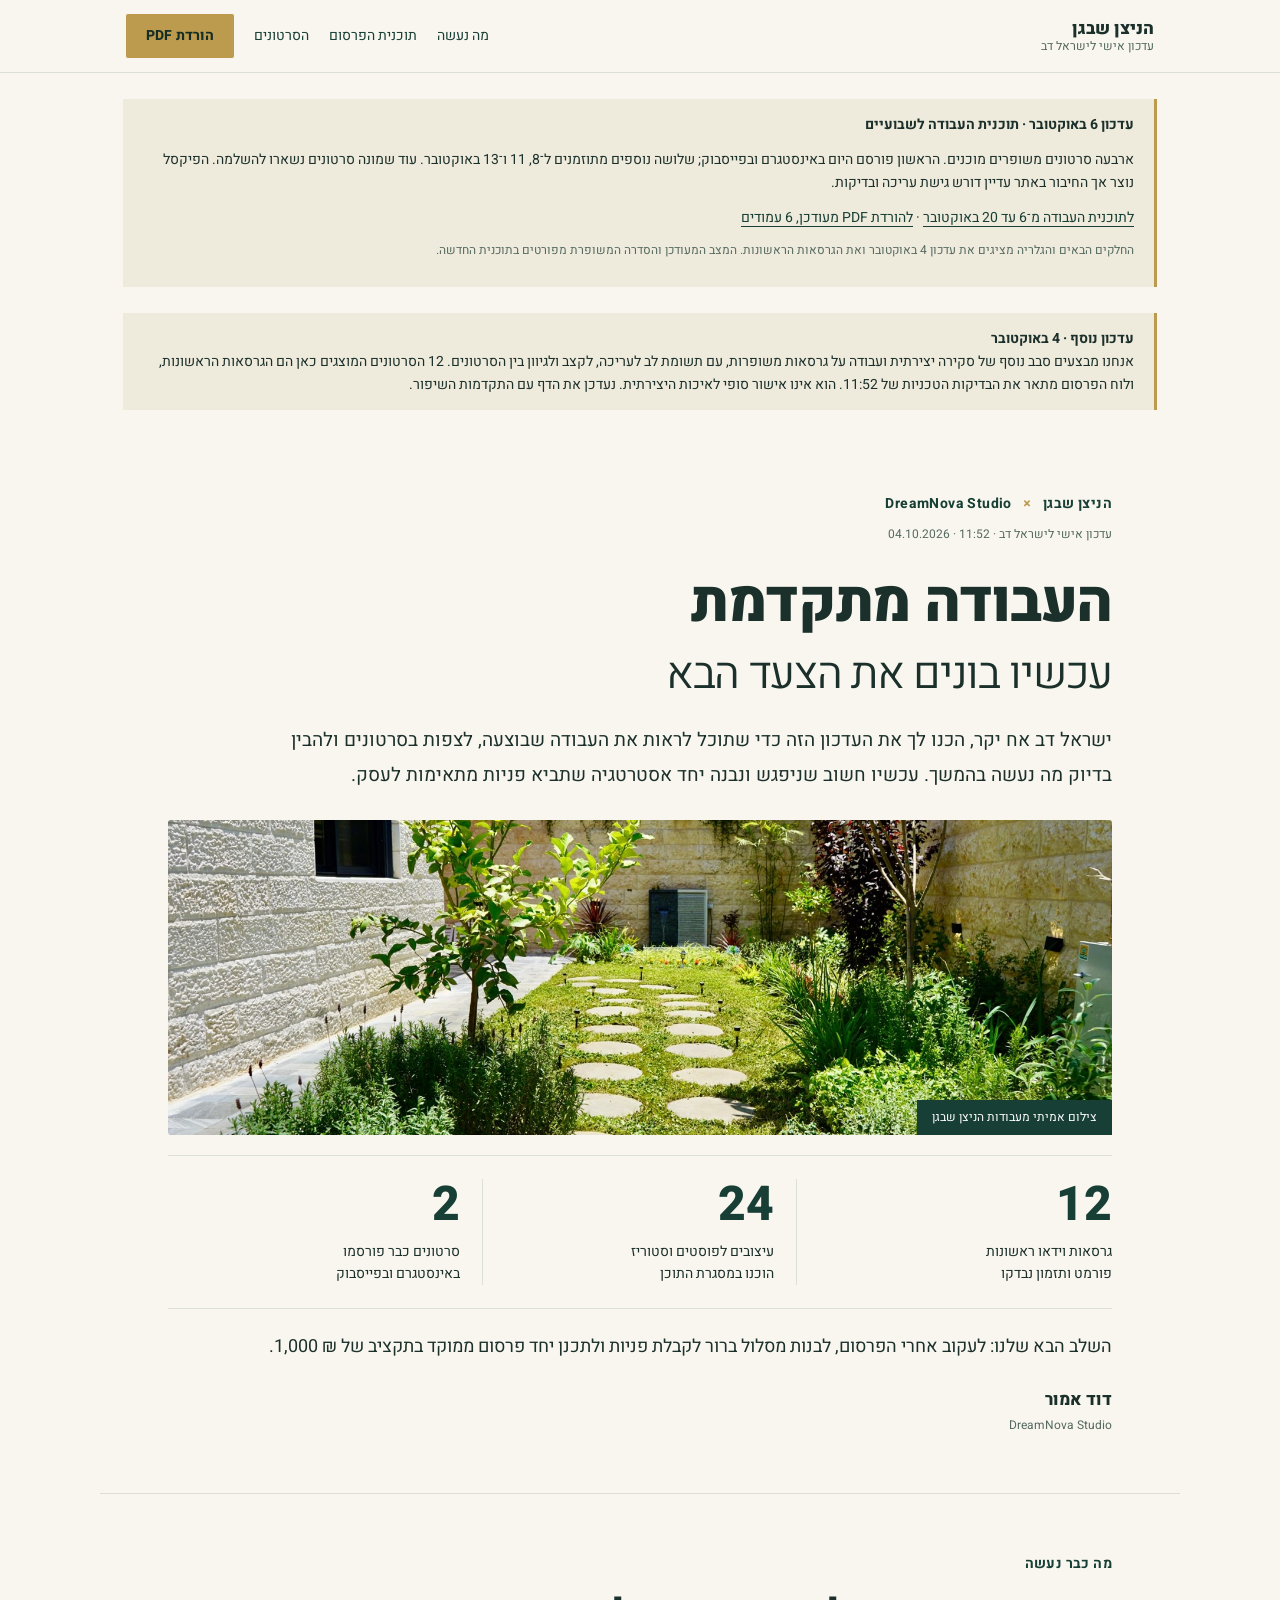
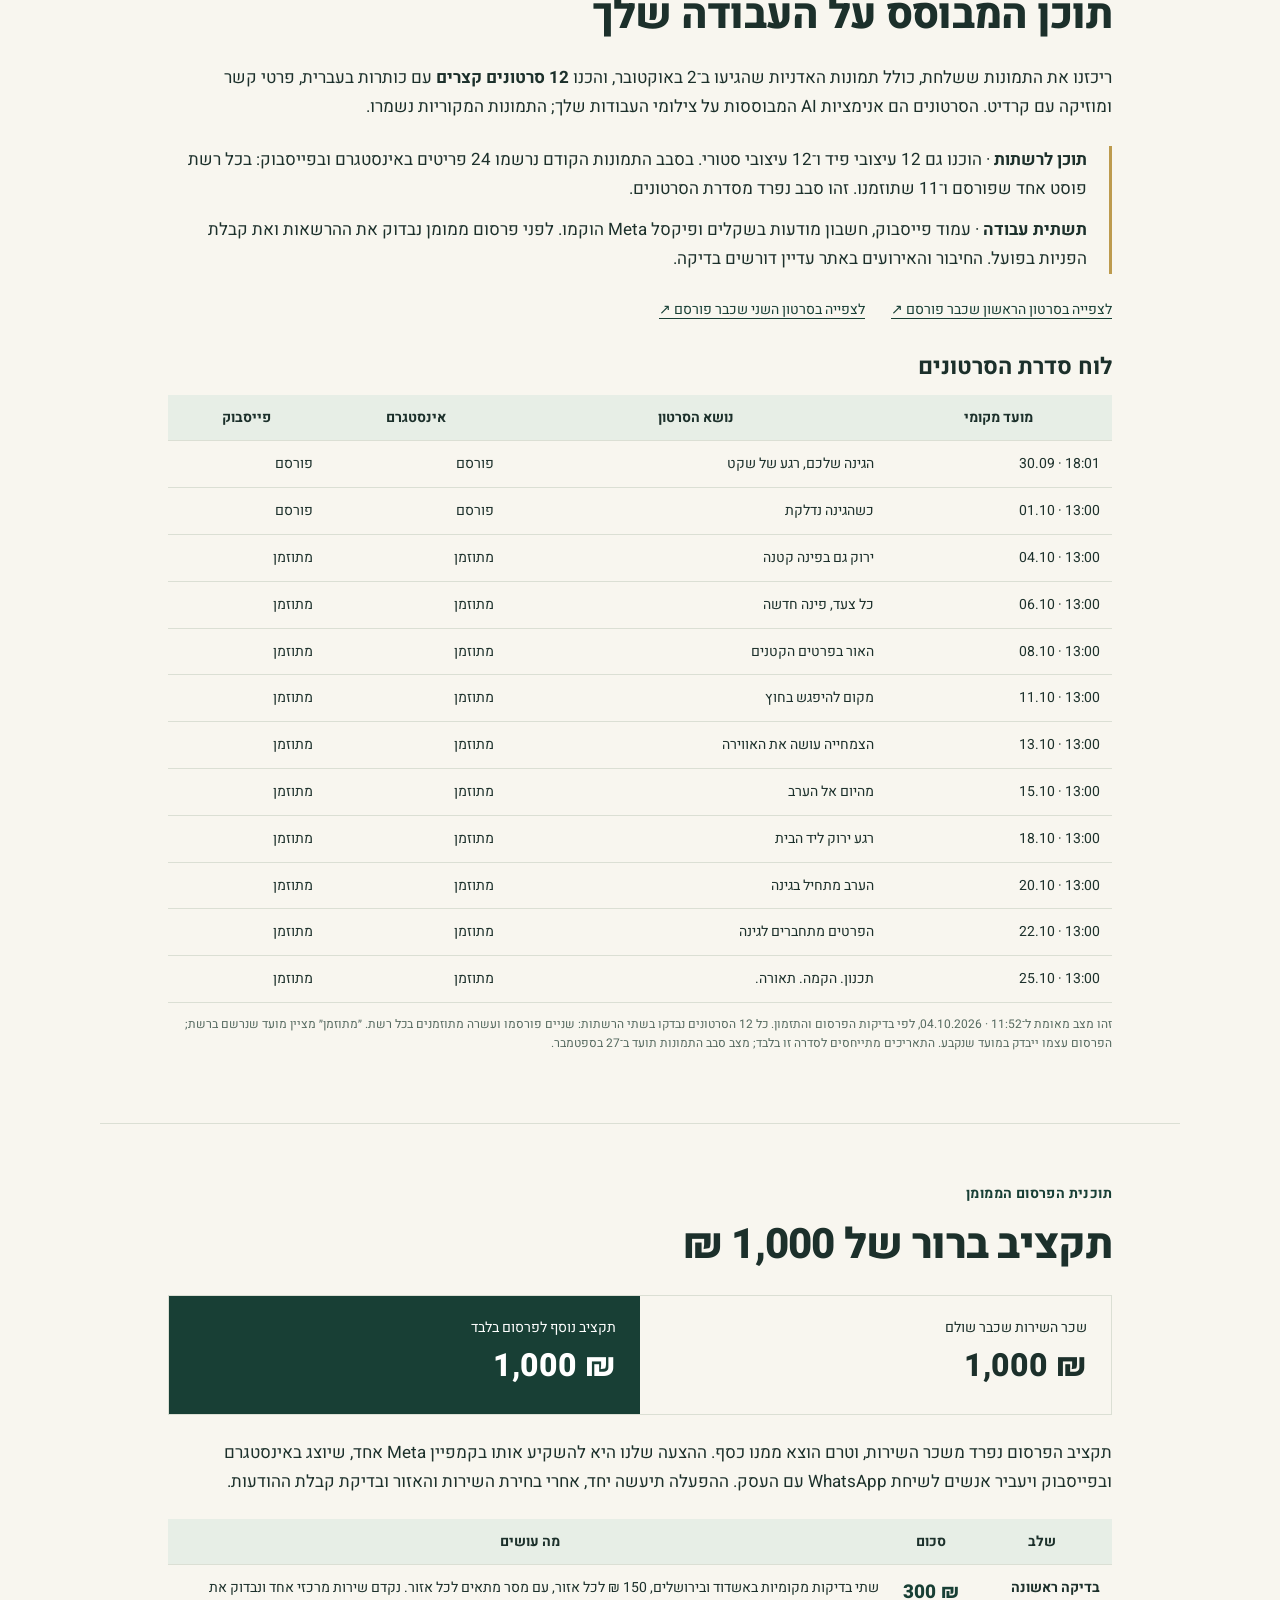
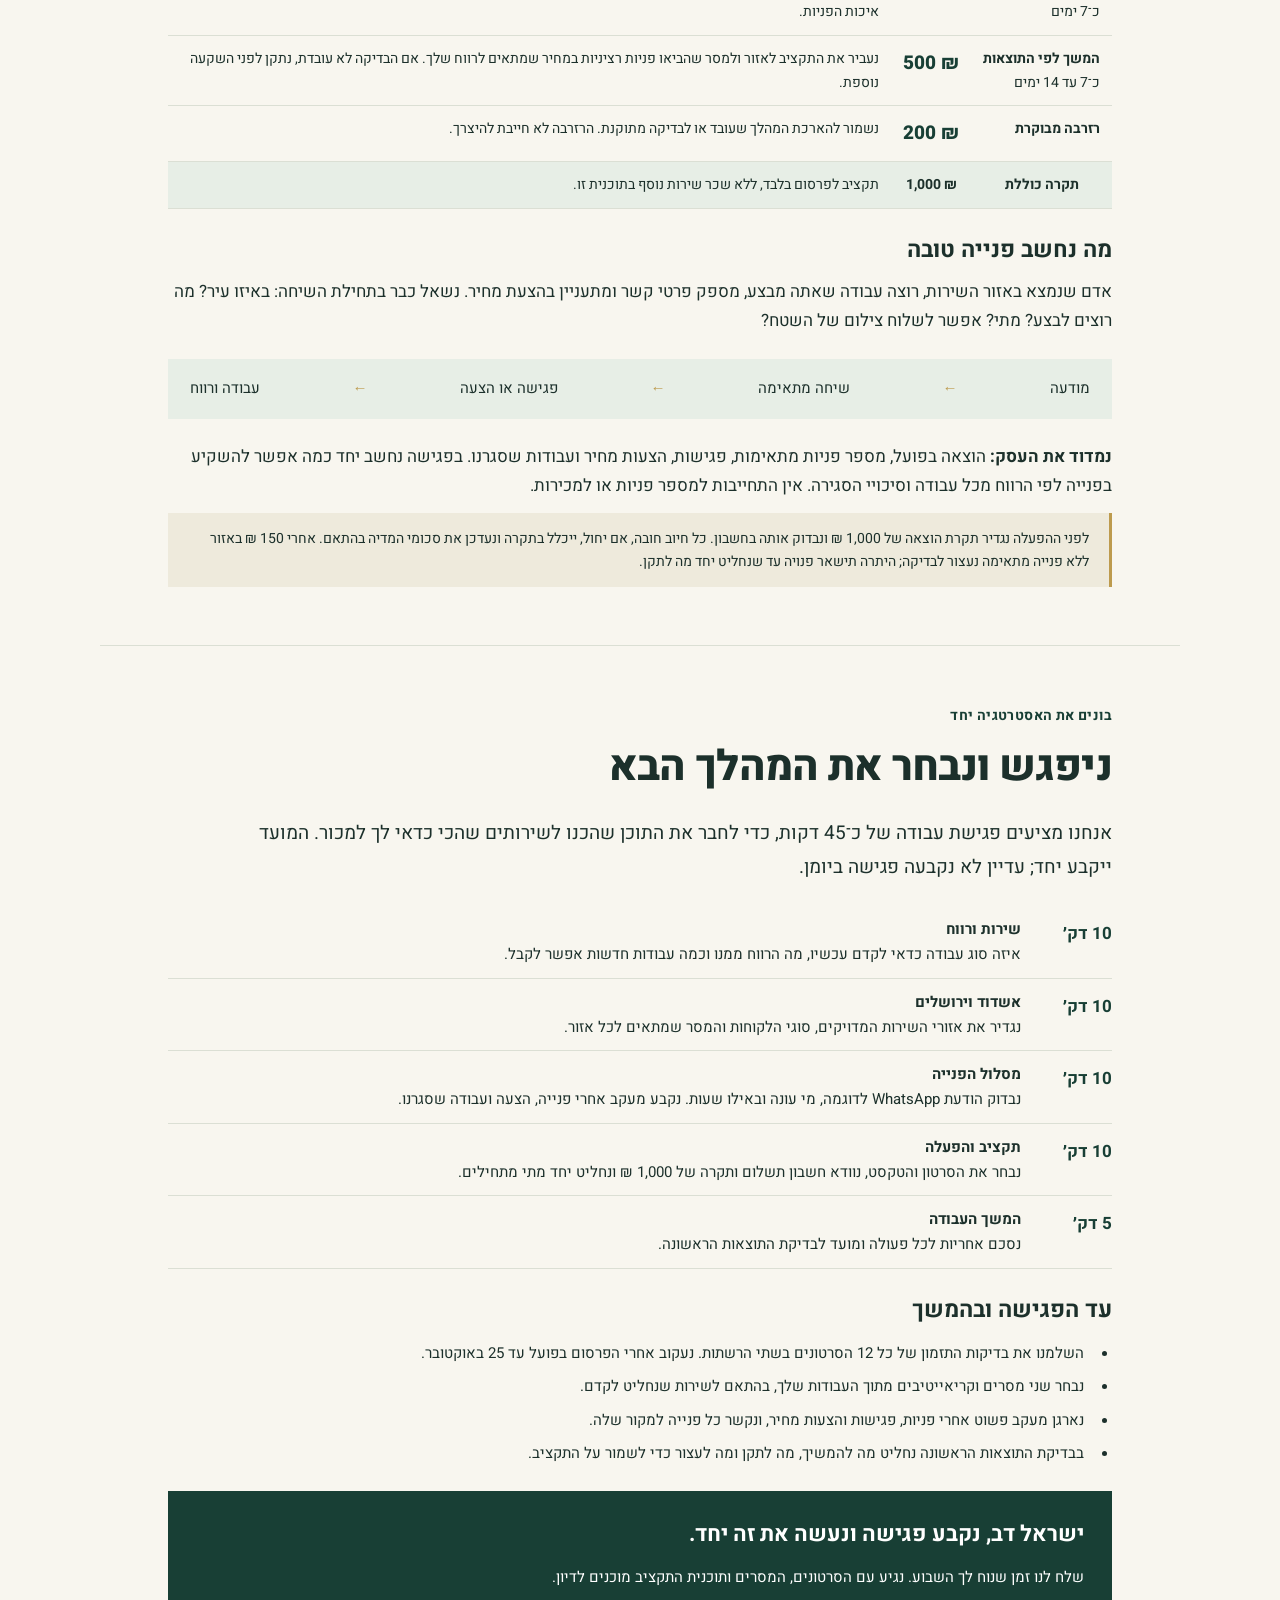
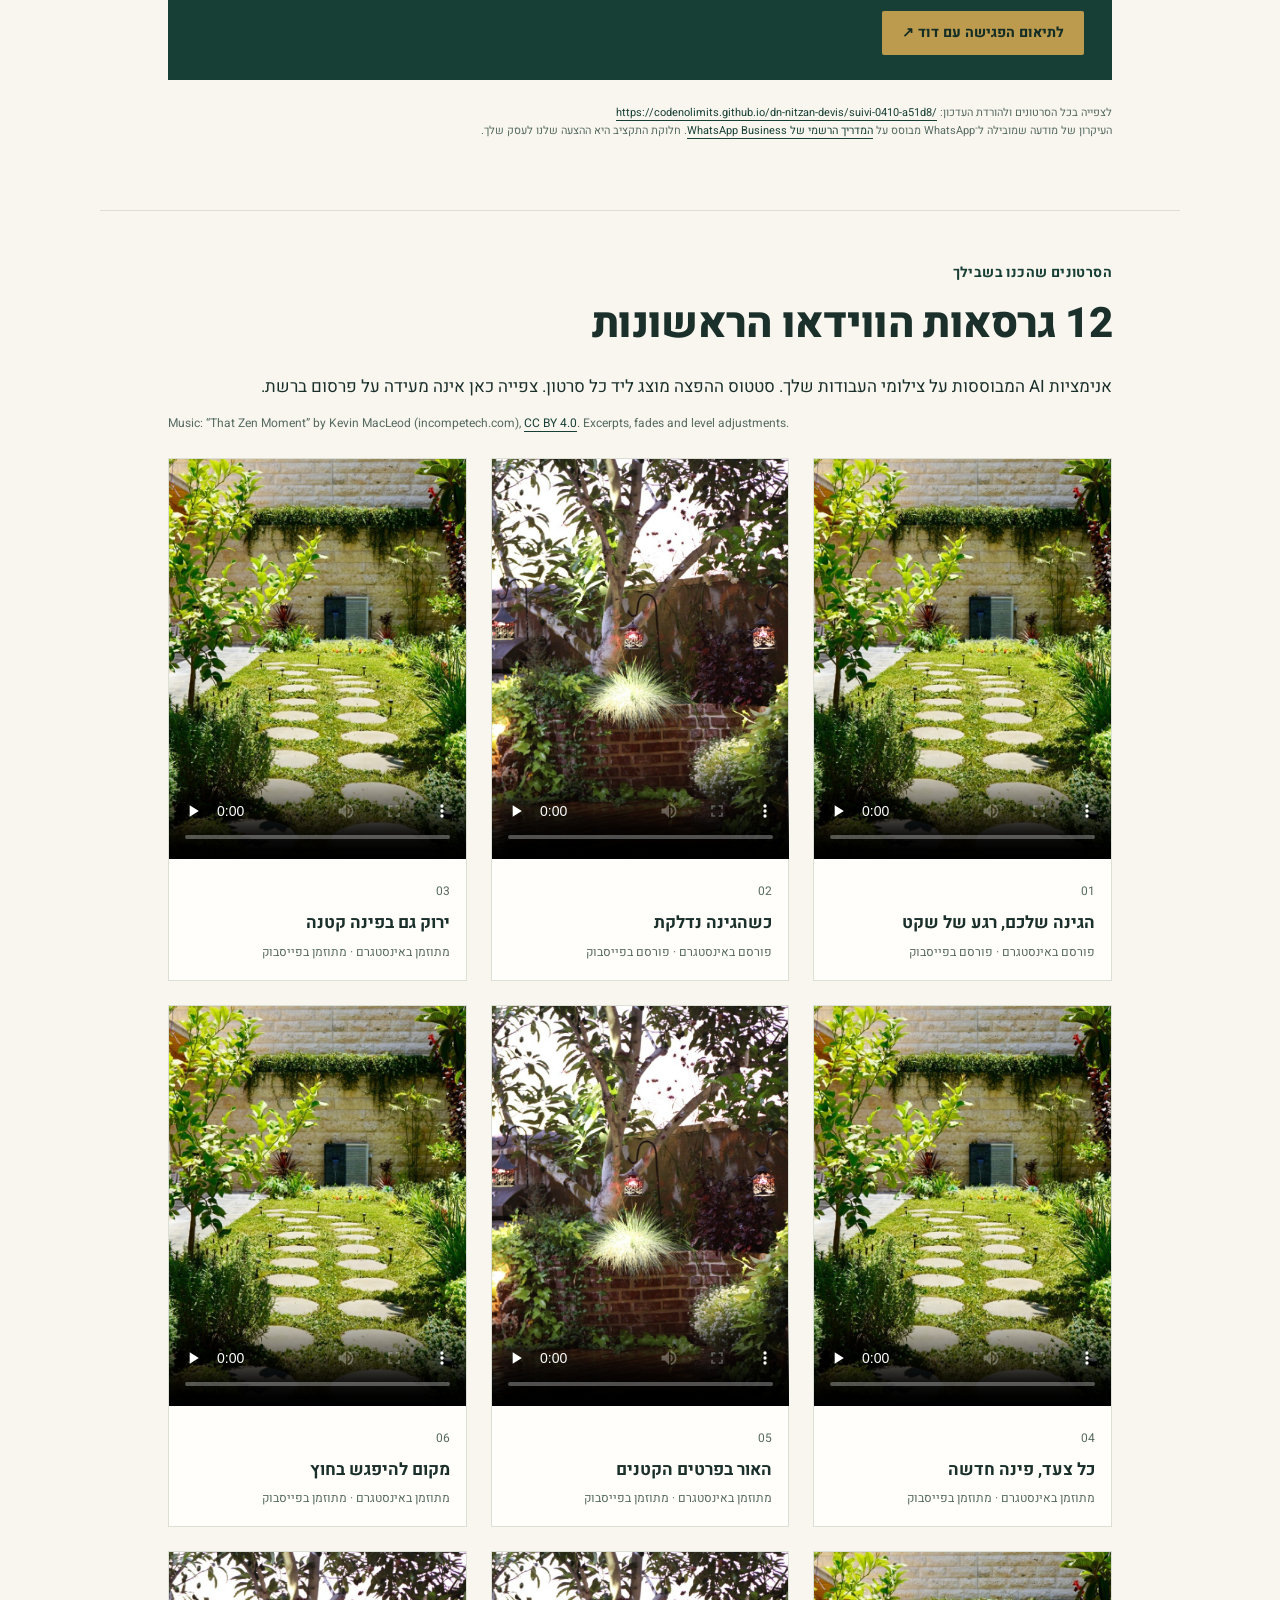
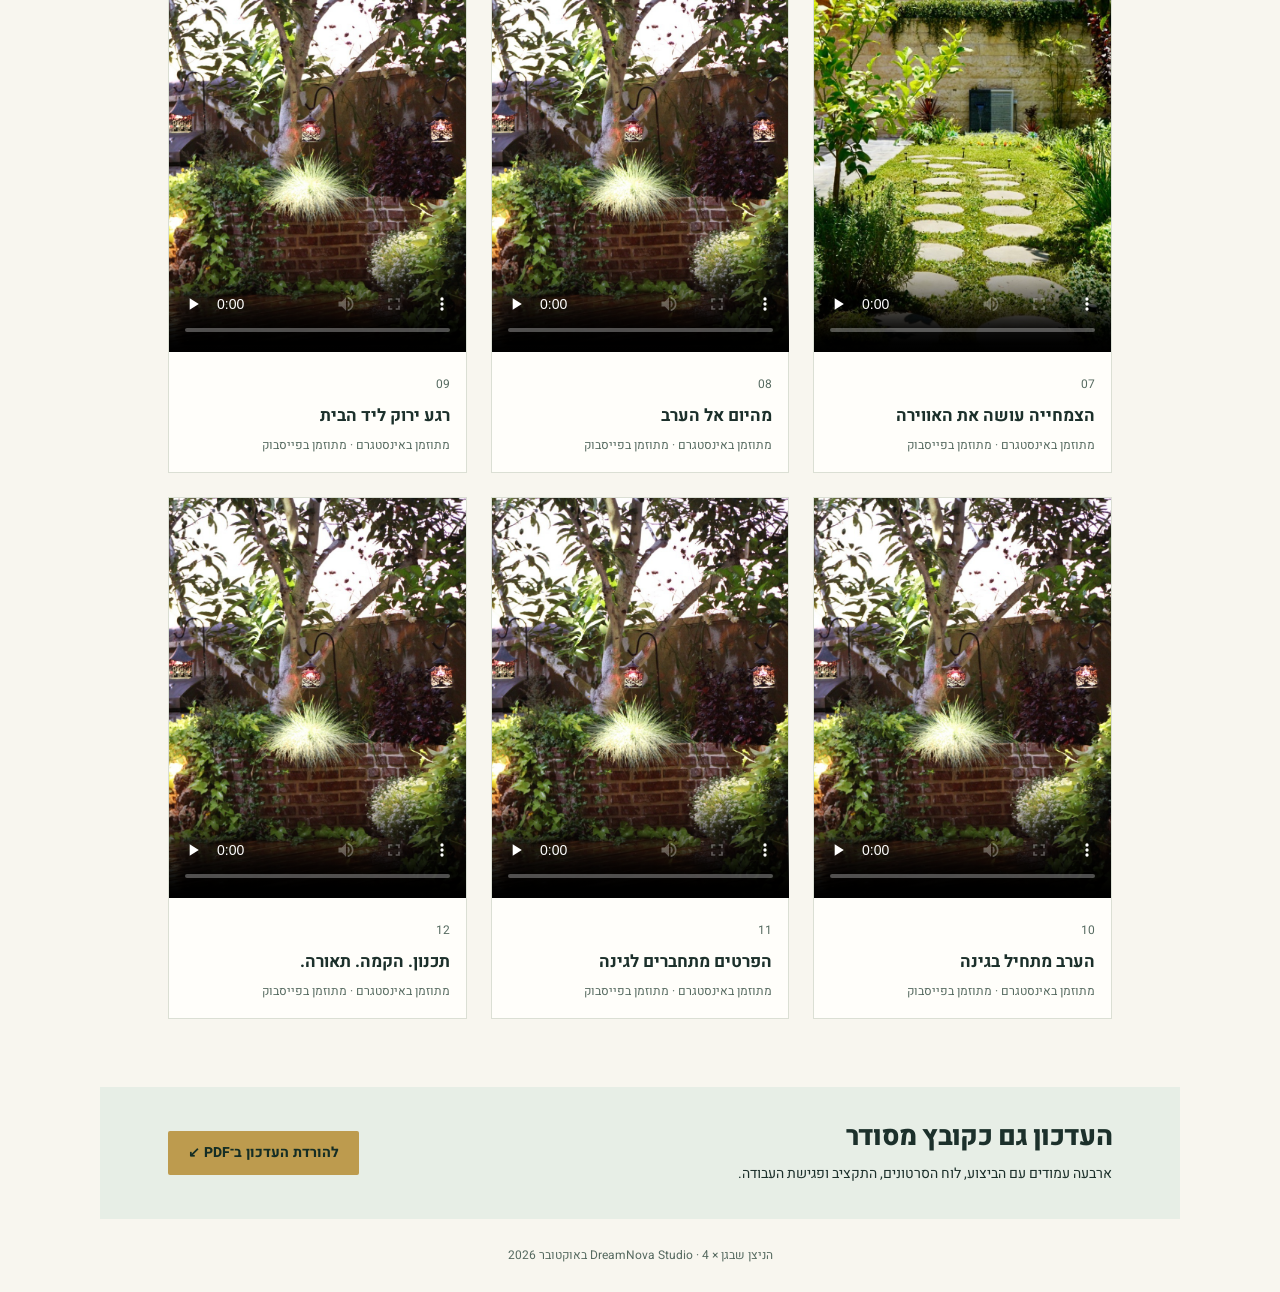
<file: suivi-0410-a51d8/index.html>
<!doctype html><html lang="he" dir="rtl"><head><meta charset="utf-8"><meta name="viewport" content="width=device-width,initial-scale=1"><meta name="robots" content="noindex,nofollow"><title>ישראל דב הניצן שבגן עדכון עבודה ותוכנית פרסום</title><meta name="description" content="עדכון אישי לישראל דב עם הסרטונים שהכנו ותוכנית לפרסום בתקציב 1000 שקלים"><link rel="icon" href="data:image/svg+xml,%3Csvg xmlns='http://www.w3.org/2000/svg' viewBox='0 0 32 32'%3E%3Crect width='32' height='32' rx='5' fill='%23183f35'/%3E%3Cpath d='M9 24C8 10 16 7 25 7C25 19 18 24 9 24Z' fill='%23bd9b4e'/%3E%3C/svg%3E"><style>
@font-face{font-family:Heebo;src:url('assets/heebo-hebrew-wght-normal.woff2') format('woff2');font-weight:100 900;unicode-range:U+0590-05FF,U+200C-2010,U+20AA,U+25CC, U+FB1D-FB4F}
@font-face{font-family:Heebo;src:url('assets/heebo-latin-wght-normal.woff2') format('woff2');font-weight:100 900;unicode-range:U+0000-058F,U+2000-20FF}
:root{--forest:#183f35;--ink:#1c302b;--cream:#f8f6ef;--paper:#fffefa;--muted:#566a60;--gold:#bd9b4e;--line:#dbdfd4}
*{box-sizing:border-box}html{scroll-behavior:smooth;scroll-padding-top:76px}body{margin:0;background:var(--cream);color:var(--ink);font-family:Heebo,sans-serif;font-size:17px;line-height:1.7}a{color:var(--forest);text-underline-offset:4px}button,a,input{touch-action:manipulation}a:focus-visible,video:focus-visible{outline:3px solid var(--gold);outline-offset:5px}bdi{direction:ltr;unicode-bidi:isolate}.top{position:sticky;top:0;z-index:5;background:rgba(248,246,239,.97);border-bottom:1px solid var(--line)}.top-inner{max-width:1080px;margin:auto;padding:14px 26px;display:flex;justify-content:space-between;align-items:center;gap:15px}.brand{font-weight:850;line-height:1.2}.brand small{display:block;font-weight:400;color:var(--muted);font-size:12px}.top nav{display:flex;gap:20px;align-items:center;font-size:14px}.top a{text-decoration:none}main{max-width:1080px;margin:auto}.sheet{padding:58px 68px;position:relative;border-bottom:1px solid var(--line)}.eyebrow{font-size:14px;font-weight:700;letter-spacing:.4px;color:var(--forest)}.eyebrow span{margin:0 8px;color:var(--gold)}.date{font-size:12px;color:var(--muted);margin-top:8px}h1{font-size:58px;line-height:1.15;letter-spacing:-1.3px;font-weight:850;margin:26px 0 20px}h1 em{font-size:.76em;font-style:normal;font-weight:350}h2{font-size:42px;line-height:1.2;letter-spacing:-.7px;margin:14px 0 24px;font-weight:800}h3{font-size:23px;line-height:1.35;margin:26px 0 12px}p{margin:12px 0}.intro{font-size:19px;line-height:1.8;max-width:860px}.hero{margin:28px 0 20px;position:relative}.hero img{display:block;width:100%;height:315px;object-fit:cover;object-position:center 52%;border-radius:3px}.hero figcaption{position:absolute;bottom:0;inset-inline-start:0;background:var(--forest);color:#fff;padding:7px 15px;font-size:12px}.metrics{display:grid;grid-template-columns:repeat(3,1fr);padding:23px 0;border-top:1px solid var(--line);border-bottom:1px solid var(--line)}.metrics div{padding:0 22px;border-inline-start:1px solid var(--line)}.metrics div:first-child{border:0;padding-inline-start:0}.metrics strong{display:block;font-size:48px;line-height:1.1;color:var(--forest);font-weight:800}.metrics span{display:block;font-size:14px;line-height:1.6;margin-top:9px}.lead-message{font-size:18px;margin:23px 0}.signature{font-size:17px;font-weight:800}.signature span{display:block;font-size:12px;color:var(--muted);font-weight:400}.done-list{border-inline-start:3px solid var(--gold);padding-inline-start:22px;margin:24px 0}.proof-links{display:flex;flex-wrap:wrap;gap:12px 26px;font-size:14px}.calendar-title{margin-top:30px}.table-wrap{overflow-x:auto}table{width:100%;border-collapse:collapse;font-size:14px;text-align:start}thead{background:#e7eee6}th,td{padding:11px 12px;border-bottom:1px solid var(--line);vertical-align:top}th{font-weight:700}td:first-child{white-space:nowrap}.caption{font-size:12px;color:var(--muted);line-height:1.6}.budget-facts{display:grid;grid-template-columns:1fr 1fr;gap:0;border:1px solid var(--line);margin:24px 0}.budget-facts div{padding:20px 24px}.budget-facts div+div{background:var(--forest);color:#fff}.budget-facts span{display:block;font-size:14px}.budget-facts strong{display:block;font-size:32px;font-weight:800}.budget-table{margin:22px 0}.budget-table td:nth-child(2){font-weight:800;font-size:19px;white-space:nowrap;color:var(--forest)}.budget-table tfoot{background:#e7eee6}.flow{display:flex;gap:9px;align-items:center;justify-content:space-between;margin:24px 0;padding:17px 22px;background:#e7eee6;font-size:15px;flex-wrap:wrap}.flow b{color:var(--gold)}.notice{border-inline-start:3px solid var(--gold);padding:14px 20px;background:#eeeadc;font-size:14px;line-height:1.65}.agenda{margin:22px 0}.agenda>div{display:grid;grid-template-columns:75px 1fr;border-bottom:1px solid var(--line);padding:11px 0;gap:16px}.agenda>div>b{color:var(--forest);padding-top:3px}.agenda p{margin:0;font-size:15px;line-height:1.65}.next{padding-inline-start:22px;font-size:15px}.next li{padding-inline-start:6px;margin:8px 0}.meeting-box{margin:24px 0;background:var(--forest);color:#fff;padding:25px 28px}.meeting-box strong{font-size:22px}.meeting-box p{font-size:15px;margin-bottom:20px}.button{display:inline-flex;align-items:center;justify-content:center;min-height:44px;padding:9px 20px;background:var(--gold);color:#152e25;text-decoration:none;border-radius:2px;font-weight:750;font-size:14px}.sources{font-size:11px;line-height:1.65;color:var(--muted);word-break:break-word}.page-foot{display:none}.gallery{padding:50px 68px 68px}.gallery header{margin-bottom:25px}.gallery-grid{display:grid;grid-template-columns:repeat(3,1fr);gap:24px}.film{background:var(--paper);border:1px solid var(--line)}.film video{display:block;width:100%;aspect-ratio:9/16;max-height:400px;object-fit:cover;background:#112c24}.film>div{padding:17px 16px}.film h3{font-size:17px;margin:7px 0}.film p{font-size:12px;color:var(--muted);margin:0}.film-no{font-size:12px;color:var(--muted)}.download{padding:34px 68px;background:#e7eee6;display:flex;justify-content:space-between;align-items:center;gap:20px}.download h2{font-size:27px;margin:0 0 8px}.download p{font-size:14px;margin:0}.site-footer{padding:26px;text-align:center;font-size:12px;color:var(--muted)}
@media(max-width:700px){body{font-size:16px}.top-inner{padding:13px 20px}.top nav a:not(.button){display:none}.top nav{gap:0}.top .button{font-size:12px;padding:7px 12px}.sheet,.gallery{padding:37px 23px}h1{font-size:40px;line-height:1.2;letter-spacing:-.8px}h2{font-size:32px}.intro{font-size:17px}.hero img{height:230px}.metrics div{padding:0 10px}.metrics strong{font-size:36px}.metrics span{font-size:11.5px}.lead-message{font-size:17px}.budget-facts div{padding:16px 14px}.budget-facts span{font-size:12px}.budget-facts strong{font-size:28px}.table-wrap table{font-size:11px}.table-wrap th,.table-wrap td{padding:9px 6px}.budget-table{font-size:13px}.budget-table th,.budget-table td{padding:10px 7px}.budget-table td:nth-child(2){font-size:16px}.flow{gap:8px;padding:14px 12px;font-size:12px}.agenda>div{grid-template-columns:61px 1fr;gap:10px}.gallery-grid{grid-template-columns:repeat(2,1fr);gap:13px}.film>div{padding:12px}.film h3{font-size:14px}.film video{max-height:310px}.download{padding:27px 23px;display:block}.download .button{margin-top:18px}.meeting-box{padding:21px}.meeting-box strong{font-size:21px}}
.page-foot span{direction:ltr;unicode-bidi:isolate}
@media(prefers-reduced-motion:reduce){html{scroll-behavior:auto}}
@page{size:A4;margin:0}
@media print{html{scroll-behavior:auto}body{background:white;font-size:14.5px;line-height:1.6;-webkit-print-color-adjust:exact;print-color-adjust:exact}main{max-width:none}.top,.gallery,.download,.site-footer{display:none}.sheet{width:210mm;height:297mm;padding:14mm 17mm 19mm;break-after:page;background:var(--paper);border:0}.sheet:last-child{break-after:auto}.eyebrow{font-size:11px}.date{font-size:10px}h1{font-size:45px;margin:23px 0 15px}h2{font-size:33px;margin:12px 0 18px}h3{font-size:20px;margin:20px 0 10px}p{margin:10px 0}.intro{font-size:15.5px;line-height:1.7}.hero{margin:22px 0 17px}.hero img{height:63mm}.hero figcaption{font-size:10px;padding:5px 12px}.metrics{padding:18px 0}.metrics strong{font-size:38px}.metrics span{font-size:11.5px}.lead-message{font-size:15.5px;margin:18px 0}.signature{font-size:15px}.signature span{font-size:10px}.done-list{padding-inline-start:16px;margin:16px 0}.proof-links{font-size:11px;gap:10px 22px}.calendar-title{margin-top:19px}table{font-size:11px}th,td{padding:7px 8px}.caption{font-size:10px;margin-top:12px}.budget-facts{margin:18px 0}.budget-facts div{padding:14px 18px}.budget-facts span{font-size:12px}.budget-facts strong{font-size:29px}.budget-table{margin:17px 0;font-size:12px}.budget-table td:nth-child(2){font-size:17px}.budget-table th,.budget-table td{padding:9px 9px}.flow{font-size:12px;padding:13px 17px;margin:19px 0}.notice{font-size:12px;padding:12px 16px}.agenda{margin:17px 0}.agenda>div{padding:9px 0;grid-template-columns:65px 1fr}.agenda p{font-size:12.5px}.next{font-size:12.5px}.next li{margin:6px 0}.meeting-box{padding:19px 22px;margin:20px 0}.meeting-box strong{font-size:20px}.meeting-box p{font-size:12.5px;margin-bottom:13px}.button{font-size:12px;padding:7px 15px;min-height:36px}.sources{font-size:9px}.page-foot{display:flex;justify-content:space-between;position:absolute;bottom:8mm;inset-inline-start:17mm;inset-inline-end:17mm;font-size:9px;color:var(--muted)}}
</style></head><body><header class="top"><div class="top-inner"><div class="brand">הניצן שבגן<small>עדכון אישי לישראל דב</small></div><nav aria-label="ניווט"><a href="#work">מה נעשה</a><a href="#budget">תוכנית הפרסום</a><a href="#films">הסרטונים</a><a class="button" href="ISRAEL_DOV_BILAN_HE.pdf">הורדת PDF</a></nav></div></header><main><aside id="plan-v2-20261006" class="notice" role="note" aria-label="עדכון תוכנית העבודה לשבועיים" style="margin:26px 23px"><strong>עדכון 6 באוקטובר · תוכנית העבודה לשבועיים</strong><p>ארבעה סרטונים משופרים מוכנים. הראשון פורסם היום באינסטגרם ובפייסבוק; שלושה נוספים מתוזמנים ל־8, 11 ו־13 באוקטובר. עוד שמונה סרטונים נשארו להשלמה. הפיקסל נוצר אך החיבור באתר עדיין דורש גישת עריכה ובדיקות.</p><p><a href="PLAN_14_JOURS_HE_2026-10-06.html">לתוכנית העבודה מ־6 עד 20 באוקטובר</a> · <a href="ISRAEL_DOV_PLAN_14_JOURS_HE_2026-10-06.pdf">להורדת PDF מעודכן, 6 עמודים</a></p><p class="caption">החלקים הבאים והגלריה מציגים את עדכון 4 באוקטובר ואת הגרסאות הראשונות. המצב המעודכן והסדרה המשופרת מפורטים בתוכנית החדשה.</p></aside><aside id="creative-review-20261004" class="notice" style="margin:24px 23px" aria-label="עדכון נוסף"><strong>עדכון נוסף · 4 באוקטובר</strong><br>אנחנו מבצעים סבב נוסף של סקירה יצירתית ועבודה על גרסאות משופרות, עם תשומת לב לעריכה, לקצב ולגיוון בין הסרטונים. 12 הסרטונים המוצגים כאן הם הגרסאות הראשונות, ולוח הפרסום מתאר את הבדיקות הטכניות של 11:52. הוא אינו אישור סופי לאיכות היצירתית. נעדכן את הדף עם התקדמות השיפור.</aside>
<section class="sheet cover" id="update">
 <div class="eyebrow">הניצן שבגן <span>×</span> DreamNova Studio</div>
 <div class="date">עדכון אישי לישראל דב · <bdi>04.10.2026 · 11:52</bdi></div>
 <h1>העבודה מתקדמת<br><em>עכשיו בונים את הצעד הבא</em></h1>
 <p class="intro">ישראל דב אח יקר, הכנו לך את העדכון הזה כדי שתוכל לראות את העבודה שבוצעה, לצפות בסרטונים ולהבין בדיוק מה נעשה בהמשך. עכשיו חשוב שניפגש ונבנה יחד אסטרטגיה שתביא פניות מתאימות לעסק.</p>
 <figure class="hero"><img src="assets/garden-01.jpg" alt="גינה מעבודות הניצן שבגן מתוך התמונות שישראל דב שלח"><figcaption>צילום אמיתי מעבודות הניצן שבגן</figcaption></figure>
 <div class="metrics"><div><strong>12</strong><span>גרסאות וידאו ראשונות<br>פורמט ותזמון נבדקו</span></div><div><strong>24</strong><span>עיצובים לפוסטים וסטוריז<br>הוכנו במסגרת התוכן</span></div><div><strong>2</strong><span>סרטונים כבר פורסמו<br>באינסטגרם ובפייסבוק</span></div></div>
 <p class="lead-message">השלב הבא שלנו: לעקוב אחרי הפרסום, לבנות מסלול ברור לקבלת פניות ולתכנן יחד פרסום ממוקד בתקציב של <bdi>1,000 ₪</bdi>.</p>
 <div class="signature">דוד אמור <span>DreamNova Studio</span></div>
 <div class="page-foot">עדכון עבודה ותוכנית להמשך · 4 באוקטובר 2026 <span>01 / 04</span></div>
</section>
<section class="sheet" id="work">
 <div class="eyebrow">מה כבר נעשה</div><h2>תוכן המבוסס על העבודה שלך</h2>
 <p>ריכזנו את התמונות ששלחת, כולל תמונות האדניות שהגיעו ב־2 באוקטובר, והכנו <strong>12 סרטונים קצרים</strong> עם כותרות בעברית, פרטי קשר ומוזיקה עם קרדיט. הסרטונים הם אנימציות AI המבוססות על צילומי העבודות שלך; התמונות המקוריות נשמרו.</p>
 <div class="done-list"><p><strong>תוכן לרשתות</strong> · הוכנו גם 12 עיצובי פיד ו־12 עיצובי סטורי. בסבב התמונות הקודם נרשמו 24 פריטים באינסטגרם ובפייסבוק: בכל רשת פוסט אחד שפורסם ו־11 שתוזמנו. זהו סבב נפרד מסדרת הסרטונים.</p><p><strong>תשתית עבודה</strong> · עמוד פייסבוק, חשבון מודעות בשקלים ופיקסל Meta הוקמו. לפני פרסום ממומן נבדוק את ההרשאות ואת קבלת הפניות בפועל. החיבור והאירועים באתר עדיין דורשים בדיקה.</p></div>
 <div class="proof-links"><a href="https://www.instagram.com/reel/Dd6m6O6jgjg/">לצפייה בסרטון הראשון שכבר פורסם ↗</a><a href="https://www.instagram.com/reel/Dd8pUdmjWbf/">לצפייה בסרטון השני שכבר פורסם ↗</a></div>
 <h3 class="calendar-title">לוח סדרת הסרטונים</h3>
 <div class="table-wrap"><table><thead><tr><th>מועד מקומי</th><th>נושא הסרטון</th><th>אינסטגרם</th><th>פייסבוק</th></tr></thead><tbody><tr><td><bdi>30.09 · 18:01</bdi></td><td>הגינה שלכם, רגע של שקט</td><td>פורסם</td><td>פורסם</td></tr><tr><td><bdi>01.10 · 13:00</bdi></td><td>כשהגינה נדלקת</td><td>פורסם</td><td>פורסם</td></tr><tr><td><bdi>04.10 · 13:00</bdi></td><td>ירוק גם בפינה קטנה</td><td>מתוזמן</td><td>מתוזמן</td></tr><tr><td><bdi>06.10 · 13:00</bdi></td><td>כל צעד, פינה חדשה</td><td>מתוזמן</td><td>מתוזמן</td></tr><tr><td><bdi>08.10 · 13:00</bdi></td><td>האור בפרטים הקטנים</td><td>מתוזמן</td><td>מתוזמן</td></tr><tr><td><bdi>11.10 · 13:00</bdi></td><td>מקום להיפגש בחוץ</td><td>מתוזמן</td><td>מתוזמן</td></tr><tr><td><bdi>13.10 · 13:00</bdi></td><td>הצמחייה עושה את האווירה</td><td>מתוזמן</td><td>מתוזמן</td></tr><tr><td><bdi>15.10 · 13:00</bdi></td><td>מהיום אל הערב</td><td>מתוזמן</td><td>מתוזמן</td></tr><tr><td><bdi>18.10 · 13:00</bdi></td><td>רגע ירוק ליד הבית</td><td>מתוזמן</td><td>מתוזמן</td></tr><tr><td><bdi>20.10 · 13:00</bdi></td><td>הערב מתחיל בגינה</td><td>מתוזמן</td><td>מתוזמן</td></tr><tr><td><bdi>22.10 · 13:00</bdi></td><td>הפרטים מתחברים לגינה</td><td>מתוזמן</td><td>מתוזמן</td></tr><tr><td><bdi>25.10 · 13:00</bdi></td><td>תכנון. הקמה. תאורה.</td><td>מתוזמן</td><td>מתוזמן</td></tr></tbody></table></div>
 <p class="caption">זהו מצב מאומת ל־<bdi>04.10.2026 · 11:52</bdi>, לפי בדיקות הפרסום והתזמון. כל 12 הסרטונים נבדקו בשתי הרשתות: שניים פורסמו ועשרה מתוזמנים בכל רשת. ״מתוזמן״ מציין מועד שנרשם ברשת; הפרסום עצמו ייבדק במועד שנקבע. התאריכים מתייחסים לסדרה זו בלבד; מצב סבב התמונות תועד ב־27 בספטמבר.</p>
 <div class="page-foot">הניצן שבגן · ביצוע ותזמון <span>02 / 04</span></div>
</section>
<section class="sheet" id="budget">
 <div class="eyebrow">תוכנית הפרסום הממומן</div><h2>תקציב ברור של 1,000 ₪</h2>
 <div class="budget-facts"><div><span>שכר השירות שכבר שולם</span><strong><bdi>1,000 ₪</bdi></strong></div><div><span>תקציב נוסף לפרסום בלבד</span><strong><bdi>1,000 ₪</bdi></strong></div></div>
 <p>תקציב הפרסום נפרד משכר השירות, וטרם הוצא ממנו כסף. ההצעה שלנו היא להשקיע אותו בקמפיין Meta אחד, שיוצג באינסטגרם ובפייסבוק ויעביר אנשים לשיחת WhatsApp עם העסק. ההפעלה תיעשה יחד, אחרי בחירת השירות והאזור ובדיקת קבלת ההודעות.</p>
 <table class="budget-table"><thead><tr><th>שלב</th><th>סכום</th><th>מה עושים</th></tr></thead><tbody><tr><td><strong>בדיקה ראשונה</strong><br>כ־7 ימים</td><td><bdi>300 ₪</bdi></td><td>שתי בדיקות מקומיות באשדוד ובירושלים, 150 ₪ לכל אזור, עם מסר מתאים לכל אזור. נקדם שירות מרכזי אחד ונבדוק את איכות הפניות.</td></tr><tr><td><strong>המשך לפי התוצאות</strong><br>כ־7 עד 14 ימים</td><td><bdi>500 ₪</bdi></td><td>נעביר את התקציב לאזור ולמסר שהביאו פניות רציניות במחיר שמתאים לרווח שלך. אם הבדיקה לא עובדת, נתקן לפני השקעה נוספת.</td></tr><tr><td><strong>רזרבה מבוקרת</strong></td><td><bdi>200 ₪</bdi></td><td>נשמור להארכת המהלך שעובד או לבדיקה מתוקנת. הרזרבה לא חייבת להיצרך.</td></tr></tbody><tfoot><tr><th>תקרה כוללת</th><th><bdi>1,000 ₪</bdi></th><td>תקציב לפרסום בלבד, ללא שכר שירות נוסף בתוכנית זו.</td></tr></tfoot></table>
 <h3>מה נחשב פנייה טובה</h3><p>אדם שנמצא באזור השירות, רוצה עבודה שאתה מבצע, מספק פרטי קשר ומתעניין בהצעת מחיר. נשאל כבר בתחילת השיחה: באיזו עיר? מה רוצים לבצע? מתי? אפשר לשלוח צילום של השטח?</p>
 <div class="flow"><span>מודעה</span><b>←</b><span>שיחה מתאימה</span><b>←</b><span>פגישה או הצעה</span><b>←</b><span>עבודה ורווח</span></div>
 <p><strong>נמדוד את העסק:</strong> הוצאה בפועל, מספר פניות מתאימות, פגישות, הצעות מחיר ועבודות שסגרנו. בפגישה נחשב יחד כמה אפשר להשקיע בפנייה לפי הרווח מכל עבודה וסיכויי הסגירה. אין התחייבות למספר פניות או למכירות.</p>
 <div class="notice">לפני ההפעלה נגדיר תקרת הוצאה של 1,000 ₪ ונבדוק אותה בחשבון. כל חיוב חובה, אם יחול, ייכלל בתקרה ונעדכן את סכומי המדיה בהתאם. אחרי 150 ₪ באזור ללא פנייה מתאימה נעצור לבדיקה; היתרה תישאר פנויה עד שנחליט יחד מה לתקן.</div>
 <div class="page-foot">1,000 ₪ מדיה · 300 + 500 + 200 <span>03 / 04</span></div>
</section>
<section class="sheet" id="meeting">
 <div class="eyebrow">בונים את האסטרטגיה יחד</div><h2>ניפגש ונבחר את המהלך הבא</h2>
 <p class="intro">אנחנו מציעים פגישת עבודה של כ־45 דקות, כדי לחבר את התוכן שהכנו לשירותים שהכי כדאי לך למכור. המועד ייקבע יחד; עדיין לא נקבעה פגישה ביומן.</p>
 <div class="agenda"><div><b>10 דק׳</b><p><strong>שירות ורווח</strong><br>איזה סוג עבודה כדאי לקדם עכשיו, מה הרווח ממנו וכמה עבודות חדשות אפשר לקבל.</p></div><div><b>10 דק׳</b><p><strong>אשדוד וירושלים</strong><br>נגדיר את אזורי השירות המדויקים, סוגי הלקוחות והמסר שמתאים לכל אזור.</p></div><div><b>10 דק׳</b><p><strong>מסלול הפנייה</strong><br>נבדוק הודעת WhatsApp לדוגמה, מי עונה ובאילו שעות. נקבע מעקב אחרי פנייה, הצעה ועבודה שסגרנו.</p></div><div><b>10 דק׳</b><p><strong>תקציב והפעלה</strong><br>נבחר את הסרטון והטקסט, נוודא חשבון תשלום ותקרה של 1,000 ₪ ונחליט יחד מתי מתחילים.</p></div><div><b>5 דק׳</b><p><strong>המשך העבודה</strong><br>נסכם אחריות לכל פעולה ומועד לבדיקת התוצאות הראשונה.</p></div></div>
 <h3>עד הפגישה ובהמשך</h3>
 <ul class="next"><li>השלמנו את בדיקות התזמון של כל 12 הסרטונים בשתי הרשתות. נעקוב אחרי הפרסום בפועל עד 25 באוקטובר.</li><li>נבחר שני מסרים וקריאייטיבים מתוך העבודות שלך, בהתאם לשירות שנחליט לקדם.</li><li>נארגן מעקב פשוט אחרי פניות, פגישות והצעות מחיר, ונקשר כל פנייה למקור שלה.</li><li>בבדיקת התוצאות הראשונה נחליט מה להמשיך, מה לתקן ומה לעצור כדי לשמור על התקציב.</li></ul>
 <div class="meeting-box"><strong>ישראל דב, נקבע פגישה ונעשה את זה יחד.</strong><p>שלח לנו זמן שנוח לך השבוע. נגיע עם הסרטונים, המסרים ותוכנית התקציב מוכנים לדיון.</p><a class="button" href="https://wa.me/972584921492?text=%D7%93%D7%95%D7%93%2C%20%D7%91%D7%95%D7%90%20%D7%A0%D7%A7%D7%91%D7%A2%20%D7%A4%D7%92%D7%99%D7%A9%D7%94%20%D7%A2%D7%9C%20%D7%94%D7%A0%D7%99%D7%A6%D7%9F%20%D7%A9%D7%91%D7%92%D7%9F">לתיאום הפגישה עם דוד ↗</a></div>
 <p class="sources">לצפייה בכל הסרטונים ולהורדת העדכון: <a href="https://codenolimits.github.io/dn-nitzan-devis/suivi-0410-a51d8/"><bdi>https://codenolimits.github.io/dn-nitzan-devis/suivi-0410-a51d8/</bdi></a><br>העיקרון של מודעה שמובילה ל־WhatsApp מבוסס על <a href="https://whatsappbusiness.com/resources/resource-library/ads-that-click-to-whatsapp-smb-guide/">המדריך הרשמי של WhatsApp Business</a>. חלוקת התקציב היא ההצעה שלנו לעסק שלך.</p>
 <div class="page-foot">דוד אמור · DreamNova Studio · הניצן שבגן <span>04 / 04</span></div>
</section><section class="gallery" id="films"><header><div class="eyebrow">הסרטונים שהכנו בשבילך</div><h2>12 גרסאות הווידאו הראשונות</h2><p>אנימציות AI המבוססות על צילומי העבודות שלך. סטטוס ההפצה מוצג ליד כל סרטון. צפייה כאן אינה מעידה על פרסום ברשת.</p><p class="caption" dir="ltr">Music: “That Zen Moment” by Kevin MacLeod (incompetech.com), <a href="https://creativecommons.org/licenses/by/4.0/">CC BY 4.0</a>. Excerpts, fades and level adjustments.</p></header><div class="gallery-grid"><article class="film"><video controls playsinline preload="none" poster="assets/garden-01.jpg"><source src="videos/REEL_01.mp4" type="video/mp4"></video><div><span class="film-no"><bdi>01</bdi></span><h3>הגינה שלכם, רגע של שקט</h3><p>פורסם באינסטגרם · פורסם בפייסבוק</p></div></article><article class="film"><video controls playsinline preload="none" poster="assets/garden-07.jpg"><source src="videos/REEL_02.mp4" type="video/mp4"></video><div><span class="film-no"><bdi>02</bdi></span><h3>כשהגינה נדלקת</h3><p>פורסם באינסטגרם · פורסם בפייסבוק</p></div></article><article class="film"><video controls playsinline preload="none" poster="assets/garden-01.jpg"><source src="videos/REEL_03.mp4" type="video/mp4"></video><div><span class="film-no"><bdi>03</bdi></span><h3>ירוק גם בפינה קטנה</h3><p>מתוזמן באינסטגרם · מתוזמן בפייסבוק</p></div></article><article class="film"><video controls playsinline preload="none" poster="assets/garden-01.jpg"><source src="videos/REEL_04.mp4" type="video/mp4"></video><div><span class="film-no"><bdi>04</bdi></span><h3>כל צעד, פינה חדשה</h3><p>מתוזמן באינסטגרם · מתוזמן בפייסבוק</p></div></article><article class="film"><video controls playsinline preload="none" poster="assets/garden-07.jpg"><source src="videos/REEL_05.mp4" type="video/mp4"></video><div><span class="film-no"><bdi>05</bdi></span><h3>האור בפרטים הקטנים</h3><p>מתוזמן באינסטגרם · מתוזמן בפייסבוק</p></div></article><article class="film"><video controls playsinline preload="none" poster="assets/garden-01.jpg"><source src="videos/REEL_06.mp4" type="video/mp4"></video><div><span class="film-no"><bdi>06</bdi></span><h3>מקום להיפגש בחוץ</h3><p>מתוזמן באינסטגרם · מתוזמן בפייסבוק</p></div></article><article class="film"><video controls playsinline preload="none" poster="assets/garden-01.jpg"><source src="videos/REEL_07.mp4" type="video/mp4"></video><div><span class="film-no"><bdi>07</bdi></span><h3>הצמחייה עושה את האווירה</h3><p>מתוזמן באינסטגרם · מתוזמן בפייסבוק</p></div></article><article class="film"><video controls playsinline preload="none" poster="assets/garden-07.jpg"><source src="videos/REEL_08.mp4" type="video/mp4"></video><div><span class="film-no"><bdi>08</bdi></span><h3>מהיום אל הערב</h3><p>מתוזמן באינסטגרם · מתוזמן בפייסבוק</p></div></article><article class="film"><video controls playsinline preload="none" poster="assets/garden-07.jpg"><source src="videos/REEL_09.mp4" type="video/mp4"></video><div><span class="film-no"><bdi>09</bdi></span><h3>רגע ירוק ליד הבית</h3><p>מתוזמן באינסטגרם · מתוזמן בפייסבוק</p></div></article><article class="film"><video controls playsinline preload="none" poster="assets/garden-07.jpg"><source src="videos/REEL_10.mp4" type="video/mp4"></video><div><span class="film-no"><bdi>10</bdi></span><h3>הערב מתחיל בגינה</h3><p>מתוזמן באינסטגרם · מתוזמן בפייסבוק</p></div></article><article class="film"><video controls playsinline preload="none" poster="assets/garden-07.jpg"><source src="videos/REEL_11.mp4" type="video/mp4"></video><div><span class="film-no"><bdi>11</bdi></span><h3>הפרטים מתחברים לגינה</h3><p>מתוזמן באינסטגרם · מתוזמן בפייסבוק</p></div></article><article class="film"><video controls playsinline preload="none" poster="assets/garden-07.jpg"><source src="videos/REEL_12.mp4" type="video/mp4"></video><div><span class="film-no"><bdi>12</bdi></span><h3>תכנון. הקמה. תאורה.</h3><p>מתוזמן באינסטגרם · מתוזמן בפייסבוק</p></div></article></div></section><section class="download"><div><h2>העדכון גם כקובץ מסודר</h2><p>ארבעה עמודים עם הביצוע, לוח הסרטונים, התקציב ופגישת העבודה.</p></div><a class="button" href="ISRAEL_DOV_BILAN_HE.pdf" download>להורדת העדכון ב־PDF ↙</a></section></main><footer class="site-footer">הניצן שבגן × DreamNova Studio · 4 באוקטובר 2026</footer></body></html>
</file>
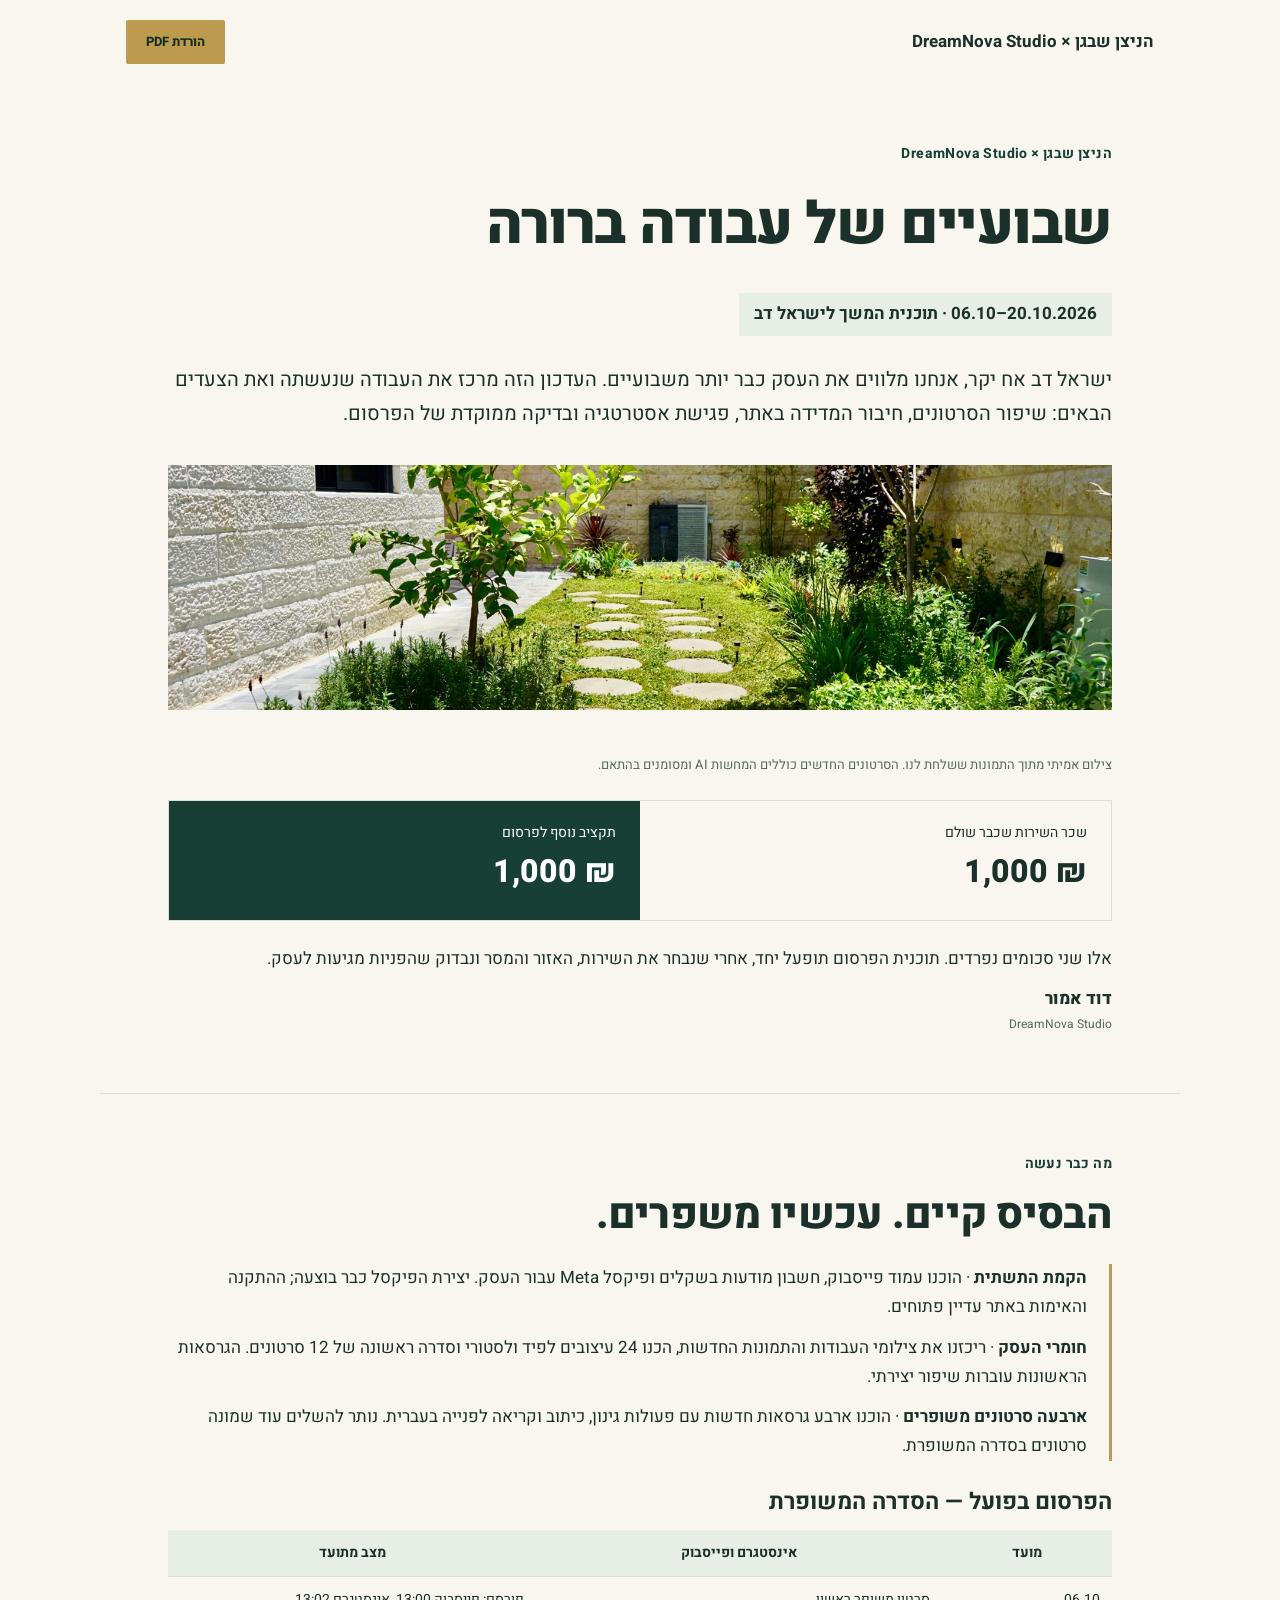
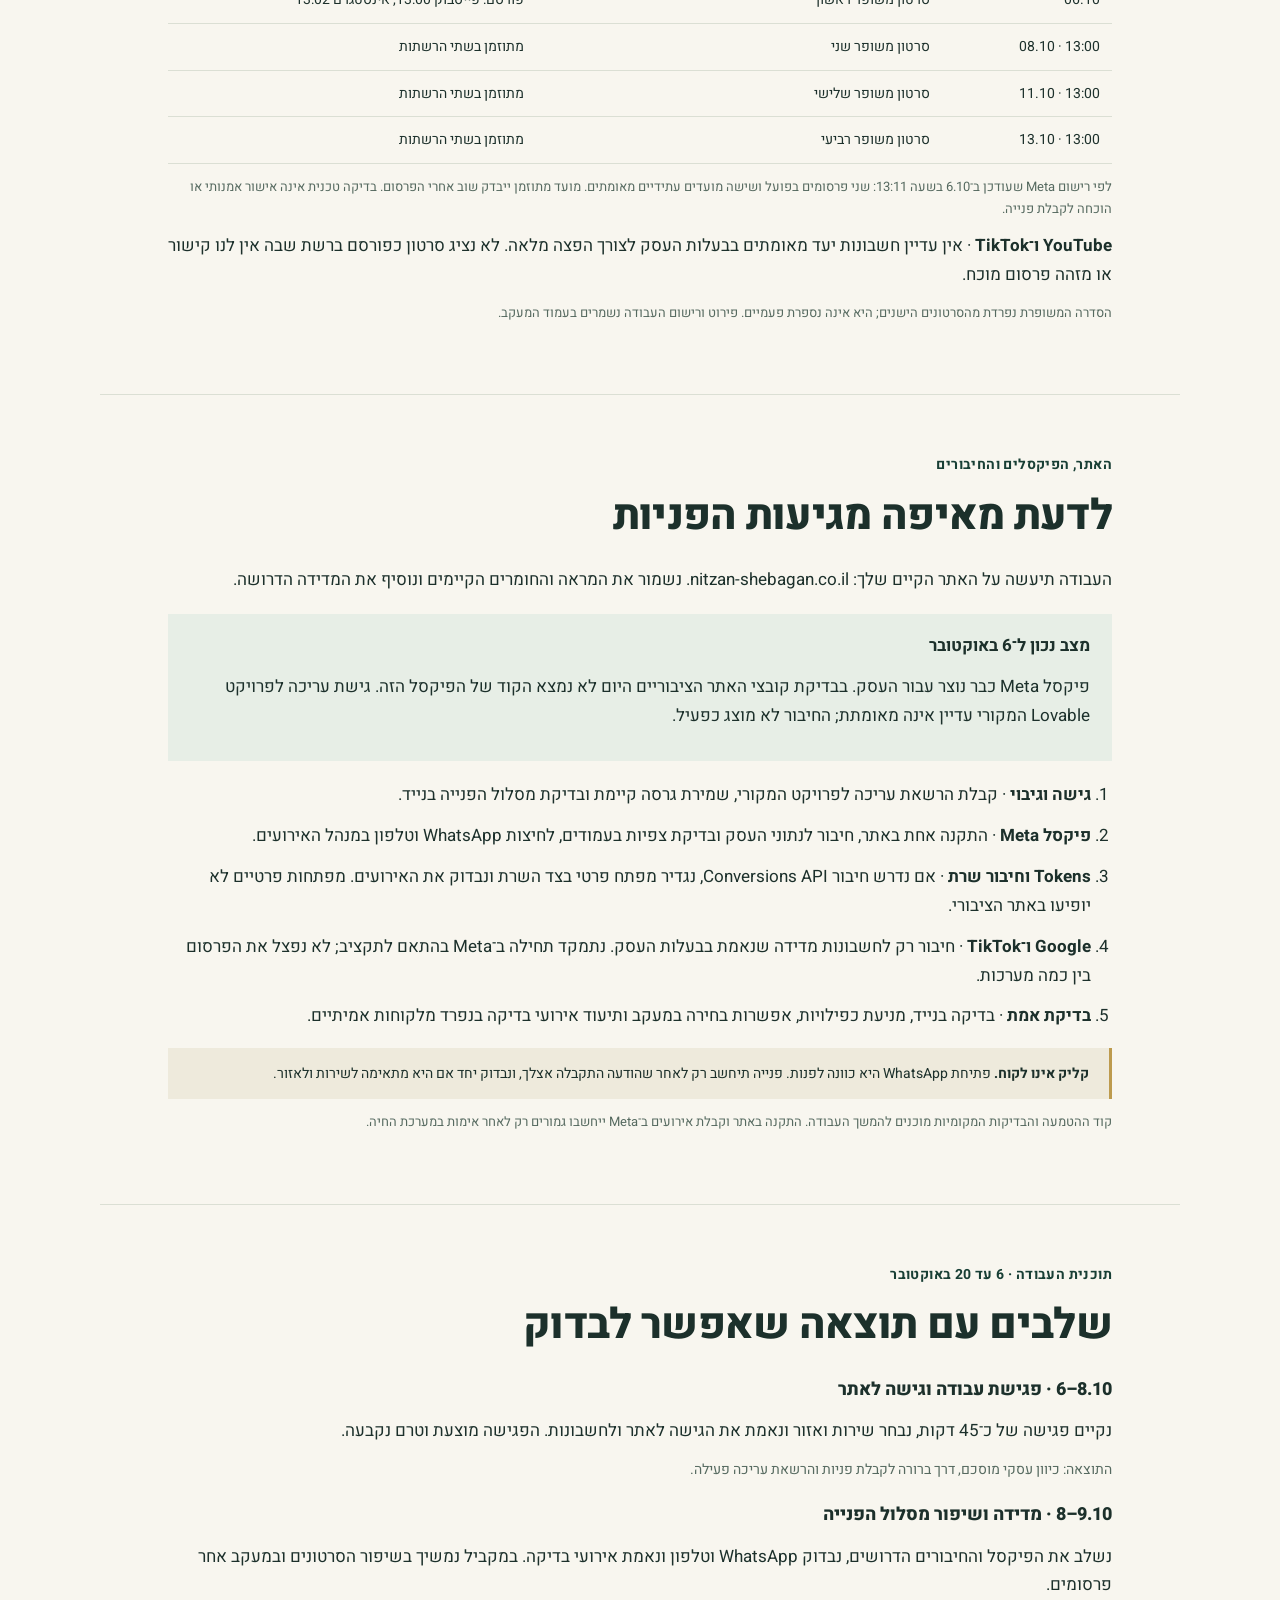
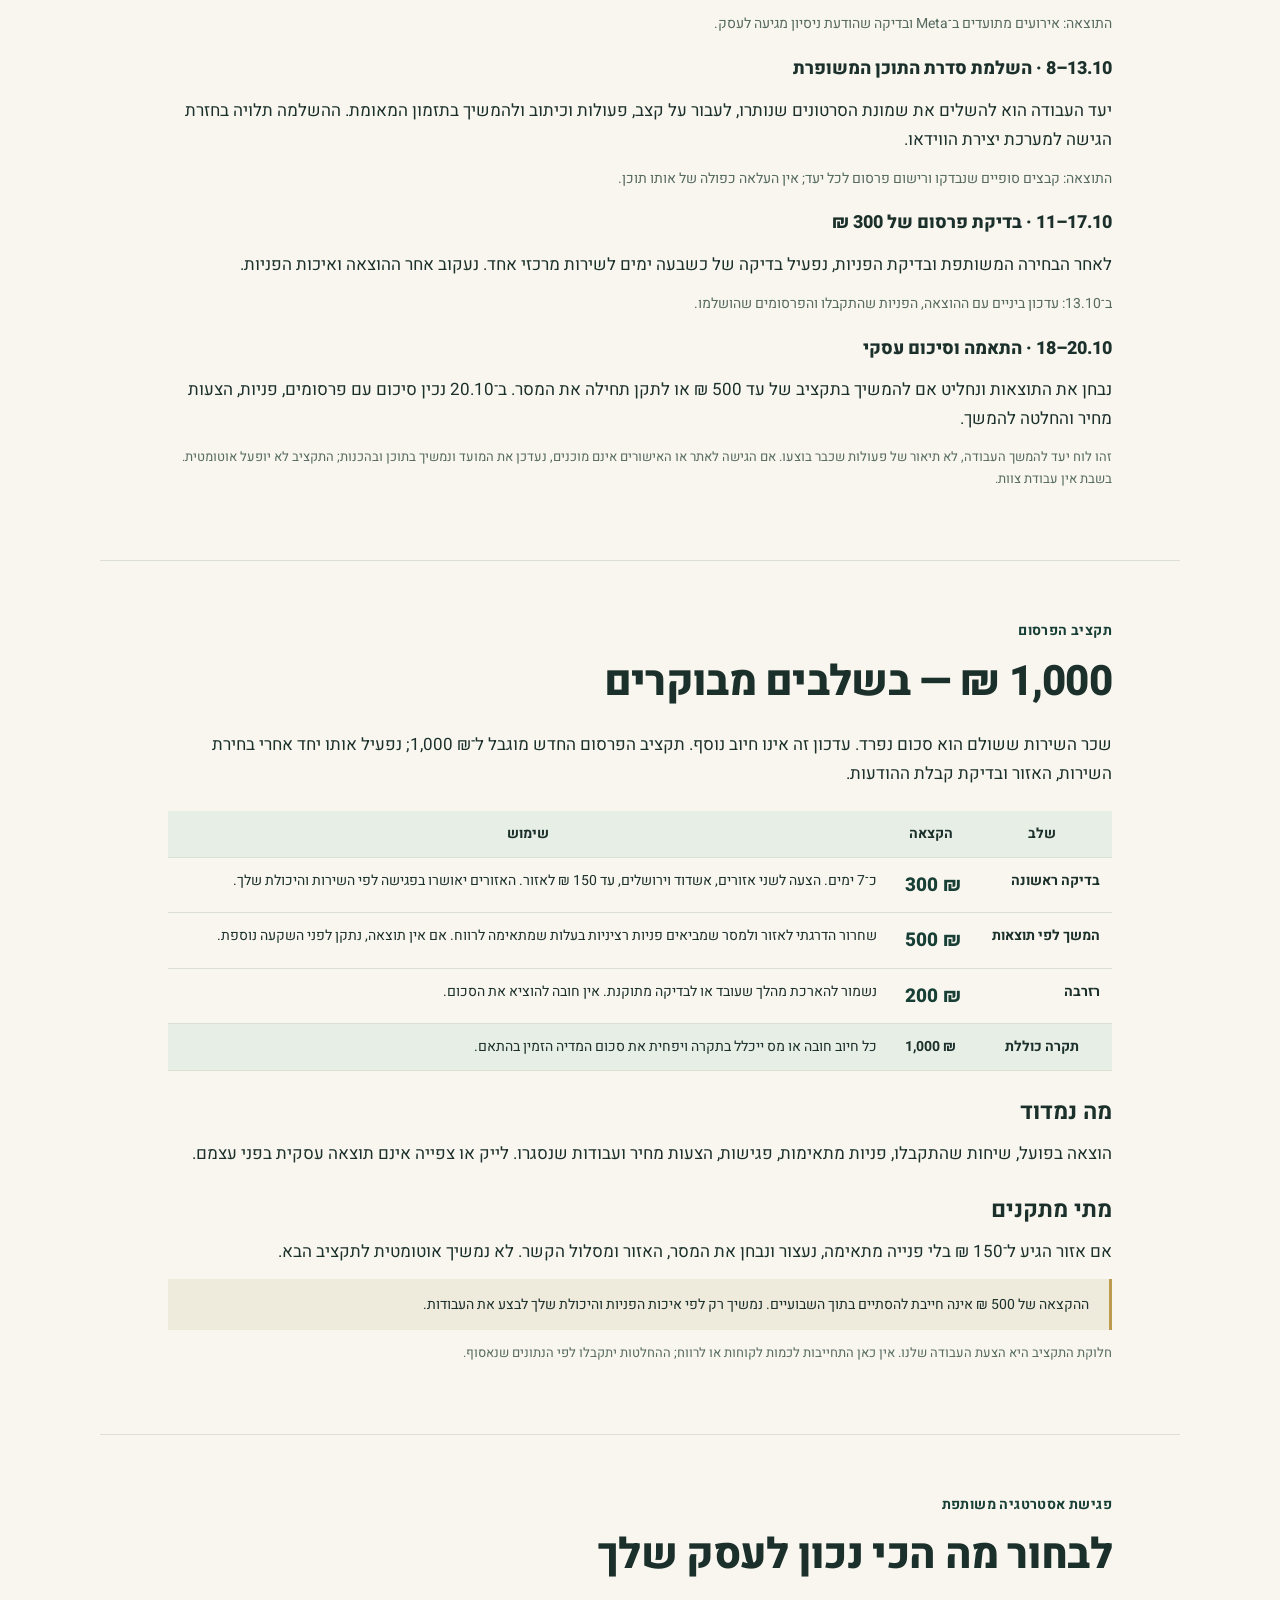
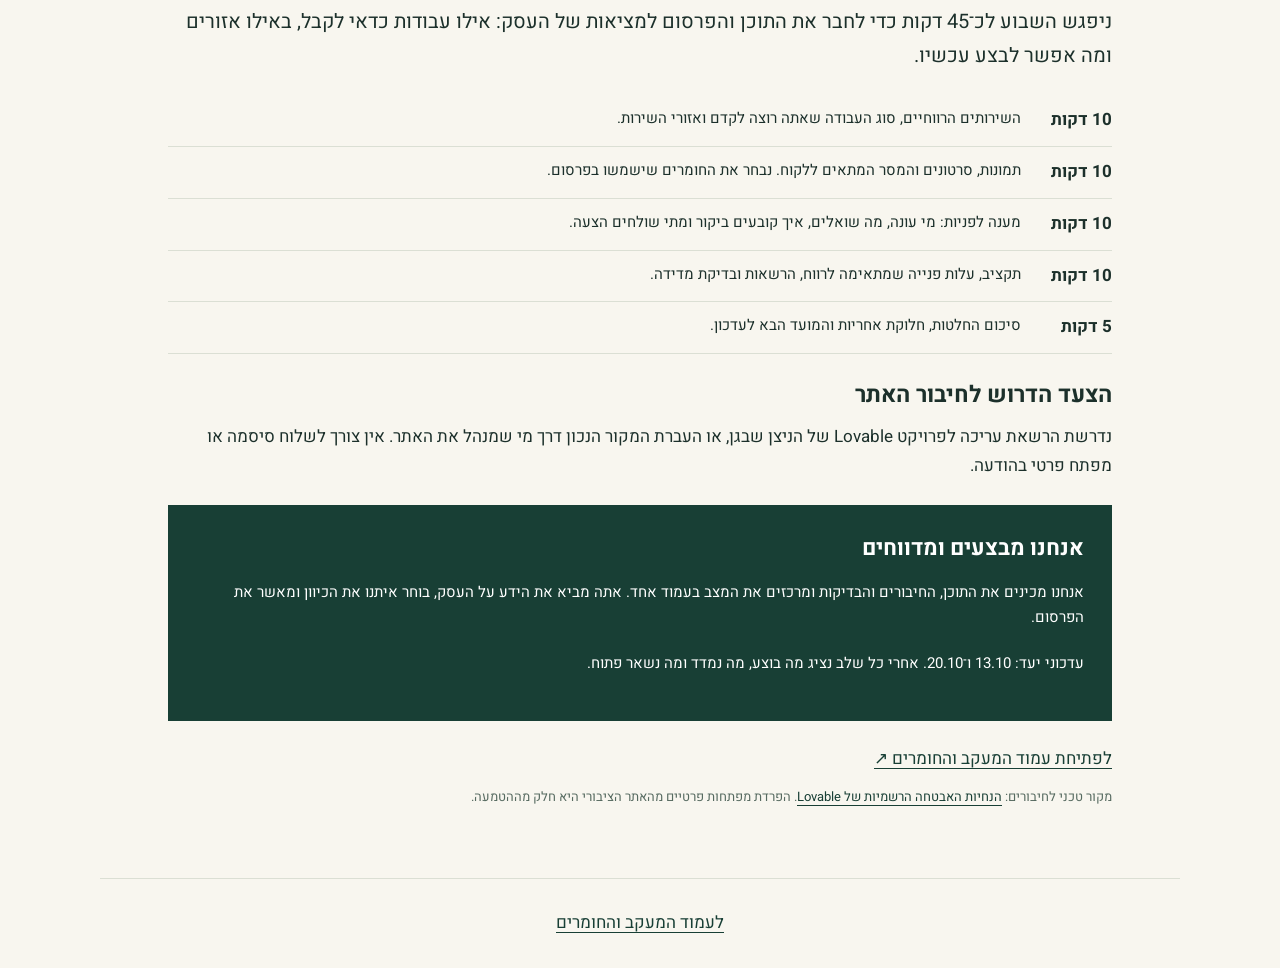
<file: suivi-0410-a51d8/PLAN_14_JOURS_HE_2026-10-06.html>
<!doctype html><html lang="he" dir="rtl"><head><meta charset="utf-8"><meta name="viewport" content="width=device-width,initial-scale=1"><meta name="robots" content="noindex,nofollow"><meta name="description" content="תוכנית עבודה לשבועיים עבור הניצן שבגן: תוכן, מדידה, פגישה ותקציב פרסום"><title>ישראל דב · תוכנית העבודה לשבועיים</title><style>
@font-face{font-family:Heebo;src:url('assets/heebo-hebrew-wght-normal.woff2') format('woff2');font-weight:100 900;unicode-range:U+0590-05FF,U+200C-2010,U+20AA,U+25CC, U+FB1D-FB4F}
@font-face{font-family:Heebo;src:url('assets/heebo-latin-wght-normal.woff2') format('woff2');font-weight:100 900;unicode-range:U+0000-058F,U+2000-20FF}
:root{--forest:#183f35;--ink:#1c302b;--cream:#f8f6ef;--paper:#fffefa;--muted:#566a60;--gold:#bd9b4e;--line:#dbdfd4}
*{box-sizing:border-box}html{scroll-behavior:smooth;scroll-padding-top:76px}body{margin:0;background:var(--cream);color:var(--ink);font-family:Heebo,sans-serif;font-size:17px;line-height:1.7}a{color:var(--forest);text-underline-offset:4px}button,a,input{touch-action:manipulation}a:focus-visible,video:focus-visible{outline:3px solid var(--gold);outline-offset:5px}bdi{direction:ltr;unicode-bidi:isolate}.top{position:sticky;top:0;z-index:5;background:rgba(248,246,239,.97);border-bottom:1px solid var(--line)}.top-inner{max-width:1080px;margin:auto;padding:14px 26px;display:flex;justify-content:space-between;align-items:center;gap:15px}.brand{font-weight:850;line-height:1.2}.brand small{display:block;font-weight:400;color:var(--muted);font-size:12px}.top nav{display:flex;gap:20px;align-items:center;font-size:14px}.top a{text-decoration:none}main{max-width:1080px;margin:auto}.sheet{padding:58px 68px;position:relative;border-bottom:1px solid var(--line)}.eyebrow{font-size:14px;font-weight:700;letter-spacing:.4px;color:var(--forest)}.eyebrow span{margin:0 8px;color:var(--gold)}.date{font-size:12px;color:var(--muted);margin-top:8px}h1{font-size:58px;line-height:1.15;letter-spacing:-1.3px;font-weight:850;margin:26px 0 20px}h1 em{font-size:.76em;font-style:normal;font-weight:350}h2{font-size:42px;line-height:1.2;letter-spacing:-.7px;margin:14px 0 24px;font-weight:800}h3{font-size:23px;line-height:1.35;margin:26px 0 12px}p{margin:12px 0}.intro{font-size:19px;line-height:1.8;max-width:860px}.hero{margin:28px 0 20px;position:relative}.hero img{display:block;width:100%;height:315px;object-fit:cover;object-position:center 52%;border-radius:3px}.hero figcaption{position:absolute;bottom:0;inset-inline-start:0;background:var(--forest);color:#fff;padding:7px 15px;font-size:12px}.metrics{display:grid;grid-template-columns:repeat(3,1fr);padding:23px 0;border-top:1px solid var(--line);border-bottom:1px solid var(--line)}.metrics div{padding:0 22px;border-inline-start:1px solid var(--line)}.metrics div:first-child{border:0;padding-inline-start:0}.metrics strong{display:block;font-size:48px;line-height:1.1;color:var(--forest);font-weight:800}.metrics span{display:block;font-size:14px;line-height:1.6;margin-top:9px}.lead-message{font-size:18px;margin:23px 0}.signature{font-size:17px;font-weight:800}.signature span{display:block;font-size:12px;color:var(--muted);font-weight:400}.done-list{border-inline-start:3px solid var(--gold);padding-inline-start:22px;margin:24px 0}.proof-links{display:flex;flex-wrap:wrap;gap:12px 26px;font-size:14px}.calendar-title{margin-top:30px}.table-wrap{overflow-x:auto}table{width:100%;border-collapse:collapse;font-size:14px;text-align:start}thead{background:#e7eee6}th,td{padding:11px 12px;border-bottom:1px solid var(--line);vertical-align:top}th{font-weight:700}td:first-child{white-space:nowrap}.caption{font-size:12px;color:var(--muted);line-height:1.6}.budget-facts{display:grid;grid-template-columns:1fr 1fr;gap:0;border:1px solid var(--line);margin:24px 0}.budget-facts div{padding:20px 24px}.budget-facts div+div{background:var(--forest);color:#fff}.budget-facts span{display:block;font-size:14px}.budget-facts strong{display:block;font-size:32px;font-weight:800}.budget-table{margin:22px 0}.budget-table td:nth-child(2){font-weight:800;font-size:19px;white-space:nowrap;color:var(--forest)}.budget-table tfoot{background:#e7eee6}.flow{display:flex;gap:9px;align-items:center;justify-content:space-between;margin:24px 0;padding:17px 22px;background:#e7eee6;font-size:15px;flex-wrap:wrap}.flow b{color:var(--gold)}.notice{border-inline-start:3px solid var(--gold);padding:14px 20px;background:#eeeadc;font-size:14px;line-height:1.65}.agenda{margin:22px 0}.agenda>div{display:grid;grid-template-columns:75px 1fr;border-bottom:1px solid var(--line);padding:11px 0;gap:16px}.agenda>div>b{color:var(--forest);padding-top:3px}.agenda p{margin:0;font-size:15px;line-height:1.65}.next{padding-inline-start:22px;font-size:15px}.next li{padding-inline-start:6px;margin:8px 0}.meeting-box{margin:24px 0;background:var(--forest);color:#fff;padding:25px 28px}.meeting-box strong{font-size:22px}.meeting-box p{font-size:15px;margin-bottom:20px}.button{display:inline-flex;align-items:center;justify-content:center;min-height:44px;padding:9px 20px;background:var(--gold);color:#152e25;text-decoration:none;border-radius:2px;font-weight:750;font-size:14px}.sources{font-size:11px;line-height:1.65;color:var(--muted);word-break:break-word}.page-foot{display:none}.gallery{padding:50px 68px 68px}.gallery header{margin-bottom:25px}.gallery-grid{display:grid;grid-template-columns:repeat(3,1fr);gap:24px}.film{background:var(--paper);border:1px solid var(--line)}.film video{display:block;width:100%;aspect-ratio:9/16;max-height:400px;object-fit:cover;background:#112c24}.film>div{padding:17px 16px}.film h3{font-size:17px;margin:7px 0}.film p{font-size:12px;color:var(--muted);margin:0}.film-no{font-size:12px;color:var(--muted)}.download{padding:34px 68px;background:#e7eee6;display:flex;justify-content:space-between;align-items:center;gap:20px}.download h2{font-size:27px;margin:0 0 8px}.download p{font-size:14px;margin:0}.site-footer{padding:26px;text-align:center;font-size:12px;color:var(--muted)}
@media(max-width:700px){body{font-size:16px}.top-inner{padding:13px 20px}.top nav a:not(.button){display:none}.top nav{gap:0}.top .button{font-size:12px;padding:7px 12px}.sheet,.gallery{padding:37px 23px}h1{font-size:40px;line-height:1.2;letter-spacing:-.8px}h2{font-size:32px}.intro{font-size:17px}.hero img{height:230px}.metrics div{padding:0 10px}.metrics strong{font-size:36px}.metrics span{font-size:11.5px}.lead-message{font-size:17px}.budget-facts div{padding:16px 14px}.budget-facts span{font-size:12px}.budget-facts strong{font-size:28px}.table-wrap table{font-size:11px}.table-wrap th,.table-wrap td{padding:9px 6px}.budget-table{font-size:13px}.budget-table th,.budget-table td{padding:10px 7px}.budget-table td:nth-child(2){font-size:16px}.flow{gap:8px;padding:14px 12px;font-size:12px}.agenda>div{grid-template-columns:61px 1fr;gap:10px}.gallery-grid{grid-template-columns:repeat(2,1fr);gap:13px}.film>div{padding:12px}.film h3{font-size:14px}.film video{max-height:310px}.download{padding:27px 23px;display:block}.download .button{margin-top:18px}.meeting-box{padding:21px}.meeting-box strong{font-size:21px}}
.page-foot span{direction:ltr;unicode-bidi:isolate}
@media(prefers-reduced-motion:reduce){html{scroll-behavior:auto}}
@page{size:A4;margin:0}
@media print{html{scroll-behavior:auto}body{background:white;font-size:14.5px;line-height:1.6;-webkit-print-color-adjust:exact;print-color-adjust:exact}main{max-width:none}.top,.gallery,.download,.site-footer{display:none}.sheet{width:210mm;height:297mm;padding:14mm 17mm 19mm;break-after:page;background:var(--paper);border:0}.sheet:last-child{break-after:auto}.eyebrow{font-size:11px}.date{font-size:10px}h1{font-size:45px;margin:23px 0 15px}h2{font-size:33px;margin:12px 0 18px}h3{font-size:20px;margin:20px 0 10px}p{margin:10px 0}.intro{font-size:15.5px;line-height:1.7}.hero{margin:22px 0 17px}.hero img{height:63mm}.hero figcaption{font-size:10px;padding:5px 12px}.metrics{padding:18px 0}.metrics strong{font-size:38px}.metrics span{font-size:11.5px}.lead-message{font-size:15.5px;margin:18px 0}.signature{font-size:15px}.signature span{font-size:10px}.done-list{padding-inline-start:16px;margin:16px 0}.proof-links{font-size:11px;gap:10px 22px}.calendar-title{margin-top:19px}table{font-size:11px}th,td{padding:7px 8px}.caption{font-size:10px;margin-top:12px}.budget-facts{margin:18px 0}.budget-facts div{padding:14px 18px}.budget-facts span{font-size:12px}.budget-facts strong{font-size:29px}.budget-table{margin:17px 0;font-size:12px}.budget-table td:nth-child(2){font-size:17px}.budget-table th,.budget-table td{padding:9px 9px}.flow{font-size:12px;padding:13px 17px;margin:19px 0}.notice{font-size:12px;padding:12px 16px}.agenda{margin:17px 0}.agenda>div{padding:9px 0;grid-template-columns:65px 1fr}.agenda p{font-size:12.5px}.next{font-size:12.5px}.next li{margin:6px 0}.meeting-box{padding:19px 22px;margin:20px 0}.meeting-box strong{font-size:20px}.meeting-box p{font-size:12.5px;margin-bottom:13px}.button{font-size:12px;padding:7px 15px;min-height:36px}.sources{font-size:9px}.page-foot{display:flex;justify-content:space-between;position:absolute;bottom:8mm;inset-inline-start:17mm;inset-inline-end:17mm;font-size:9px;color:var(--muted)}}

.plan-intro{font-size:20px}.plan-badge{display:inline-block;background:#e7eee6;padding:7px 15px;margin:15px 0;font-weight:700}.plan-list{padding-inline-start:21px}.plan-list li{margin:12px 0}.plan-table td:first-child{white-space:normal;width:18%}.plan-table td:nth-child(2){width:43%}.plan-table td:nth-child(3){width:39%}.current{background:#e7eee6;padding:18px 22px;margin:20px 0}.proof-small{font-size:13px;color:var(--muted)}.plan-link{overflow-wrap:anywhere}.plan-top{padding:20px 26px;display:flex;justify-content:space-between;align-items:center;gap:16px;max-width:1080px;margin:auto}.plan-top .button{font-size:13px}.plan-photo{width:100%;height:245px;object-fit:cover;margin:22px 0}.plan-footer{padding:30px;text-align:center}.timeline-date{font-weight:800;font-size:18px;margin-top:18px}.timeline-proof{font-size:14px;color:var(--muted)}
@media(max-width:700px){.plan-top{padding:16px 20px}.plan-top .button{padding:8px 12px}.plan-top strong{font-size:14px}.plan-intro{font-size:17px}.plan-table{font-size:12px}.plan-table td,.plan-table th{padding:9px 6px}.plan-photo{height:220px}.timeline-date{font-size:17px}.timeline-proof{font-size:13px}}
@media print{.plan-top,.plan-footer{display:none}.sheet{padding:14mm 17mm 18mm}.plan-intro{font-size:15px}.plan-badge{font-size:12px;margin:12px 0}.plan-photo{height:67mm;margin:20px 0}.plan-list li{margin:9px 0}.current{padding:13px 17px;margin:16px 0}.proof-small{font-size:10px}.plan-table{font-size:11.5px}.plan-table td,.plan-table th{padding:9px 8px}.timeline-date{font-size:16px;margin-top:13px}.timeline-proof{font-size:11px;margin:5px 0 12px}}
</style></head><body><header class="plan-top"><strong>הניצן שבגן × DreamNova Studio</strong><a class="button" href="ISRAEL_DOV_PLAN_14_JOURS_HE_2026-10-06.pdf">הורדת PDF</a></header><main><section class="sheet" id="plan-cover"><div class="eyebrow">הניצן שבגן × DreamNova Studio</div><h1>שבועיים של עבודה ברורה</h1>
<div class="plan-badge"><bdi>06.10–20.10.2026</bdi> · תוכנית המשך לישראל דב</div>
<p class="plan-intro">ישראל דב אח יקר, אנחנו מלווים את העסק כבר יותר משבועיים. העדכון הזה מרכז את העבודה שנעשתה ואת הצעדים הבאים: שיפור הסרטונים, חיבור המדידה באתר, פגישת אסטרטגיה ובדיקה ממוקדת של הפרסום.</p>
<img class="plan-photo" src="assets/garden-01.jpg" alt="צילום אמיתי מעבודות הניצן שבגן">
<p class="proof-small">צילום אמיתי מתוך התמונות ששלחת לנו. הסרטונים החדשים כוללים המחשות AI ומסומנים בהתאם.</p>
<div class="budget-facts"><div><span>שכר השירות שכבר שולם</span><strong><bdi>1,000 ₪</bdi></strong></div><div><span>תקציב נוסף לפרסום</span><strong><bdi>1,000 ₪</bdi></strong></div></div>
<p>אלו שני סכומים נפרדים. תוכנית הפרסום תופעל יחד, אחרי שנבחר את השירות, האזור והמסר ונבדוק שהפניות מגיעות לעסק.</p>
<div class="signature">דוד אמור <span>DreamNova Studio</span></div>
<div class="page-foot">הניצן שבגן · תוכנית 6–20 באוקטובר 2026 <span>01 / 06</span></div></section><section class="sheet" id="plan-progress"><div class="eyebrow">מה כבר נעשה</div><h2>הבסיס קיים. עכשיו משפרים.</h2>
<div class="done-list"><p><strong>הקמת התשתית</strong> · הוכנו עמוד פייסבוק, חשבון מודעות בשקלים ופיקסל Meta עבור העסק. יצירת הפיקסל כבר בוצעה; ההתקנה והאימות באתר עדיין פתוחים.</p>
<p><strong>חומרי העסק</strong> · ריכזנו את צילומי העבודות והתמונות החדשות, הכנו 24 עיצובים לפיד ולסטורי וסדרה ראשונה של 12 סרטונים. הגרסאות הראשונות עוברות שיפור יצירתי.</p>
<p><strong>ארבעה סרטונים משופרים</strong> · הוכנו ארבע גרסאות חדשות עם פעולות גינון, כיתוב וקריאה לפנייה בעברית. נותר להשלים עוד שמונה סרטונים בסדרה המשופרת.</p></div>
<h3>הפרסום בפועל — הסדרה המשופרת</h3>
<table class="plan-table"><thead><tr><th>מועד</th><th>אינסטגרם ופייסבוק</th><th>מצב מתועד</th></tr></thead><tbody>
<tr><td><bdi>06.10</bdi></td><td>סרטון משופר ראשון</td><td>פורסם: פייסבוק 13:00, אינסטגרם 13:02</td></tr>
<tr><td><bdi>08.10 · 13:00</bdi></td><td>סרטון משופר שני</td><td>מתוזמן בשתי הרשתות</td></tr>
<tr><td><bdi>11.10 · 13:00</bdi></td><td>סרטון משופר שלישי</td><td>מתוזמן בשתי הרשתות</td></tr>
<tr><td><bdi>13.10 · 13:00</bdi></td><td>סרטון משופר רביעי</td><td>מתוזמן בשתי הרשתות</td></tr></tbody></table>
<p class="proof-small">לפי רישום Meta שעודכן ב־6.10 בשעה 13:11: שני פרסומים בפועל ושישה מועדים עתידיים מאומתים. מועד מתוזמן ייבדק שוב אחרי הפרסום. בדיקה טכנית אינה אישור אמנותי או הוכחה לקבלת פנייה.</p>
<p><strong>YouTube ו־TikTok</strong> · אין עדיין חשבונות יעד מאומתים בבעלות העסק לצורך הפצה מלאה. לא נציג סרטון כפורסם ברשת שבה אין לנו קישור או מזהה פרסום מוכח.</p>
<p class="proof-small">הסדרה המשופרת נפרדת מהסרטונים הישנים; היא אינה נספרת פעמיים. פירוט ורישום העבודה נשמרים בעמוד המעקב.</p>
<div class="page-foot">הניצן שבגן · תוכנית 6–20 באוקטובר 2026 <span>02 / 06</span></div></section><section class="sheet" id="plan-measurement"><div class="eyebrow">האתר, הפיקסלים והחיבורים</div><h2>לדעת מאיפה מגיעות הפניות</h2>
<p>העבודה תיעשה על האתר הקיים שלך: <bdi>nitzan-shebagan.co.il</bdi>. נשמור את המראה והחומרים הקיימים ונוסיף את המדידה הדרושה.</p>
<div class="current"><strong>מצב נכון ל־6 באוקטובר</strong><p>פיקסל Meta כבר נוצר עבור העסק. בבדיקת קובצי האתר הציבוריים היום לא נמצא הקוד של הפיקסל הזה. גישת עריכה לפרויקט Lovable המקורי עדיין אינה מאומתת; החיבור לא מוצג כפעיל.</p></div>
<ol class="plan-list"><li><strong>גישה וגיבוי</strong> · קבלת הרשאת עריכה לפרויקט המקורי, שמירת גרסה קיימת ובדיקת מסלול הפנייה בנייד.</li>
<li><strong>פיקסל Meta</strong> · התקנה אחת באתר, חיבור לנתוני העסק ובדיקת צפיות בעמודים, לחיצות WhatsApp וטלפון במנהל האירועים.</li>
<li><strong>Tokens וחיבור שרת</strong> · אם נדרש חיבור Conversions API, נגדיר מפתח פרטי בצד השרת ונבדוק את האירועים. מפתחות פרטיים לא יופיעו באתר הציבורי.</li>
<li><strong>Google ו־TikTok</strong> · חיבור רק לחשבונות מדידה שנאמת בבעלות העסק. נתמקד תחילה ב־Meta בהתאם לתקציב; לא נפצל את הפרסום בין כמה מערכות.</li>
<li><strong>בדיקת אמת</strong> · בדיקה בנייד, מניעת כפילויות, אפשרות בחירה במעקב ותיעוד אירועי בדיקה בנפרד מלקוחות אמיתיים.</li></ol>
<div class="notice"><strong>קליק אינו לקוח.</strong> פתיחת WhatsApp היא כוונה לפנות. פנייה תיחשב רק לאחר שהודעה התקבלה אצלך, ונבדוק יחד אם היא מתאימה לשירות ולאזור.</div>
<p class="proof-small">קוד ההטמעה והבדיקות המקומיות מוכנים להמשך העבודה. התקנה באתר וקבלת אירועים ב־Meta ייחשבו גמורים רק לאחר אימות במערכת החיה.</p>
<div class="page-foot">הניצן שבגן · תוכנית 6–20 באוקטובר 2026 <span>03 / 06</span></div></section><section class="sheet" id="plan-calendar"><div class="eyebrow">תוכנית העבודה · 6 עד 20 באוקטובר</div><h2>שלבים עם תוצאה שאפשר לבדוק</h2>
<div class="timeline-date"><bdi>6–8.10</bdi> · פגישת עבודה וגישה לאתר</div><p>נקיים פגישה של כ־45 דקות, נבחר שירות ואזור ונאמת את הגישה לאתר ולחשבונות. הפגישה מוצעת וטרם נקבעה.</p><p class="timeline-proof">התוצאה: כיוון עסקי מוסכם, דרך ברורה לקבלת פניות והרשאת עריכה פעילה.</p>
<div class="timeline-date"><bdi>8–9.10</bdi> · מדידה ושיפור מסלול הפנייה</div><p>נשלב את הפיקסל והחיבורים הדרושים, נבדוק WhatsApp וטלפון ונאמת אירועי בדיקה. במקביל נמשיך בשיפור הסרטונים ובמעקב אחר פרסומים.</p><p class="timeline-proof">התוצאה: אירועים מתועדים ב־Meta ובדיקה שהודעת ניסיון מגיעה לעסק.</p>
<div class="timeline-date"><bdi>8–13.10</bdi> · השלמת סדרת התוכן המשופרת</div><p>יעד העבודה הוא להשלים את שמונת הסרטונים שנותרו, לעבור על קצב, פעולות וכיתוב ולהמשיך בתזמון המאומת. ההשלמה תלויה בחזרת הגישה למערכת יצירת הווידאו.</p><p class="timeline-proof">התוצאה: קבצים סופיים שנבדקו ורישום פרסום לכל יעד; אין העלאה כפולה של אותו תוכן.</p>
<div class="timeline-date"><bdi>11–17.10</bdi> · בדיקת פרסום של 300 ₪</div><p>לאחר הבחירה המשותפת ובדיקת הפניות, נפעיל בדיקה של כשבעה ימים לשירות מרכזי אחד. נעקוב אחר ההוצאה ואיכות הפניות.</p><p class="timeline-proof">ב־13.10: עדכון ביניים עם ההוצאה, הפניות שהתקבלו והפרסומים שהושלמו.</p>
<div class="timeline-date"><bdi>18–20.10</bdi> · התאמה וסיכום עסקי</div><p>נבחן את התוצאות ונחליט אם להמשיך בתקציב של עד 500 ₪ או לתקן תחילה את המסר. ב־20.10 נכין סיכום עם פרסומים, פניות, הצעות מחיר והחלטה להמשך.</p>
<p class="proof-small">זהו לוח יעד להמשך העבודה, לא תיאור של פעולות שכבר בוצעו. אם הגישה לאתר או האישורים אינם מוכנים, נעדכן את המועד ונמשיך בתוכן ובהכנות; התקציב לא יופעל אוטומטית. בשבת אין עבודת צוות.</p>
<div class="page-foot">הניצן שבגן · תוכנית 6–20 באוקטובר 2026 <span>04 / 06</span></div></section><section class="sheet" id="plan-budget"><div class="eyebrow">תקציב הפרסום</div><h2>1,000 ₪ — בשלבים מבוקרים</h2>
<p>שכר השירות ששולם הוא סכום נפרד. עדכון זה אינו חיוב נוסף. תקציב הפרסום החדש מוגבל ל־<bdi>1,000 ₪</bdi>; נפעיל אותו יחד אחרי בחירת השירות, האזור ובדיקת קבלת ההודעות.</p>
<table class="budget-table"><thead><tr><th>שלב</th><th>הקצאה</th><th>שימוש</th></tr></thead><tbody>
<tr><td><strong>בדיקה ראשונה</strong></td><td><bdi>300 ₪</bdi></td><td>כ־7 ימים. הצעה לשני אזורים, אשדוד וירושלים, עד 150 ₪ לאזור. האזורים יאושרו בפגישה לפי השירות והיכולת שלך.</td></tr>
<tr><td><strong>המשך לפי תוצאות</strong></td><td><bdi>500 ₪</bdi></td><td>שחרור הדרגתי לאזור ולמסר שמביאים פניות רציניות בעלות שמתאימה לרווח. אם אין תוצאה, נתקן לפני השקעה נוספת.</td></tr>
<tr><td><strong>רזרבה</strong></td><td><bdi>200 ₪</bdi></td><td>נשמור להארכת מהלך שעובד או לבדיקה מתוקנת. אין חובה להוציא את הסכום.</td></tr></tbody><tfoot><tr><th>תקרה כוללת</th><th><bdi>1,000 ₪</bdi></th><td>כל חיוב חובה או מס ייכלל בתקרה ויפחית את סכום המדיה הזמין בהתאם.</td></tr></tfoot></table>
<h3>מה נמדוד</h3><p>הוצאה בפועל, שיחות שהתקבלו, פניות מתאימות, פגישות, הצעות מחיר ועבודות שנסגרו. לייק או צפייה אינם תוצאה עסקית בפני עצמם.</p>
<h3>מתי מתקנים</h3><p>אם אזור הגיע ל־150 ₪ בלי פנייה מתאימה, נעצור ונבחן את המסר, האזור ומסלול הקשר. לא נמשיך אוטומטית לתקציב הבא.</p>
<div class="notice">ההקצאה של 500 ₪ אינה חייבת להסתיים בתוך השבועיים. נמשיך רק לפי איכות הפניות והיכולת שלך לבצע את העבודות.</div>
<p class="proof-small">חלוקת התקציב היא הצעת העבודה שלנו. אין כאן התחייבות לכמות לקוחות או לרווח; ההחלטות יתקבלו לפי הנתונים שנאסוף.</p>
<div class="page-foot">הניצן שבגן · תוכנית 6–20 באוקטובר 2026 <span>05 / 06</span></div></section><section class="sheet" id="plan-meeting"><div class="eyebrow">פגישת אסטרטגיה משותפת</div><h2>לבחור מה הכי נכון לעסק שלך</h2>
<p class="plan-intro">ניפגש השבוע לכ־45 דקות כדי לחבר את התוכן והפרסום למציאות של העסק: אילו עבודות כדאי לקבל, באילו אזורים ומה אפשר לבצע עכשיו.</p>
<div class="agenda"><div><strong>10 דקות</strong><p>השירותים הרווחיים, סוג העבודה שאתה רוצה לקדם ואזורי השירות.</p></div><div><strong>10 דקות</strong><p>תמונות, סרטונים והמסר המתאים ללקוח. נבחר את החומרים שישמשו בפרסום.</p></div><div><strong>10 דקות</strong><p>מענה לפניות: מי עונה, מה שואלים, איך קובעים ביקור ומתי שולחים הצעה.</p></div><div><strong>10 דקות</strong><p>תקציב, עלות פנייה שמתאימה לרווח, הרשאות ובדיקת מדידה.</p></div><div><strong>5 דקות</strong><p>סיכום החלטות, חלוקת אחריות והמועד הבא לעדכון.</p></div></div>
<h3>הצעד הדרוש לחיבור האתר</h3><p>נדרשת הרשאת עריכה לפרויקט Lovable של הניצן שבגן, או העברת המקור הנכון דרך מי שמנהל את האתר. אין צורך לשלוח סיסמה או מפתח פרטי בהודעה.</p>
<div class="meeting-box"><strong>אנחנו מבצעים ומדווחים</strong><p>אנחנו מכינים את התוכן, החיבורים והבדיקות ומרכזים את המצב בעמוד אחד. אתה מביא את הידע על העסק, בוחר איתנו את הכיוון ומאשר את הפרסום.</p><p>עדכוני יעד: <bdi>13.10</bdi> ו־<bdi>20.10</bdi>. אחרי כל שלב נציג מה בוצע, מה נמדד ומה נשאר פתוח.</p></div>
<p class="plan-link"><a href="https://codenolimits.github.io/dn-nitzan-devis/suivi-0410-a51d8/">לפתיחת עמוד המעקב והחומרים ↗</a></p>
<p class="proof-small">מקור טכני לחיבורים: <a href="https://docs.lovable.dev/tips-tricks/security-best-practices">הנחיות האבטחה הרשמיות של Lovable</a>. הפרדת מפתחות פרטיים מהאתר הציבורי היא חלק מההטמעה.</p>
<div class="page-foot">הניצן שבגן · תוכנית 6–20 באוקטובר 2026 <span>06 / 06</span></div></section></main><footer class="plan-footer"><a href="index.html">לעמוד המעקב והחומרים</a></footer></body></html>
</file>
